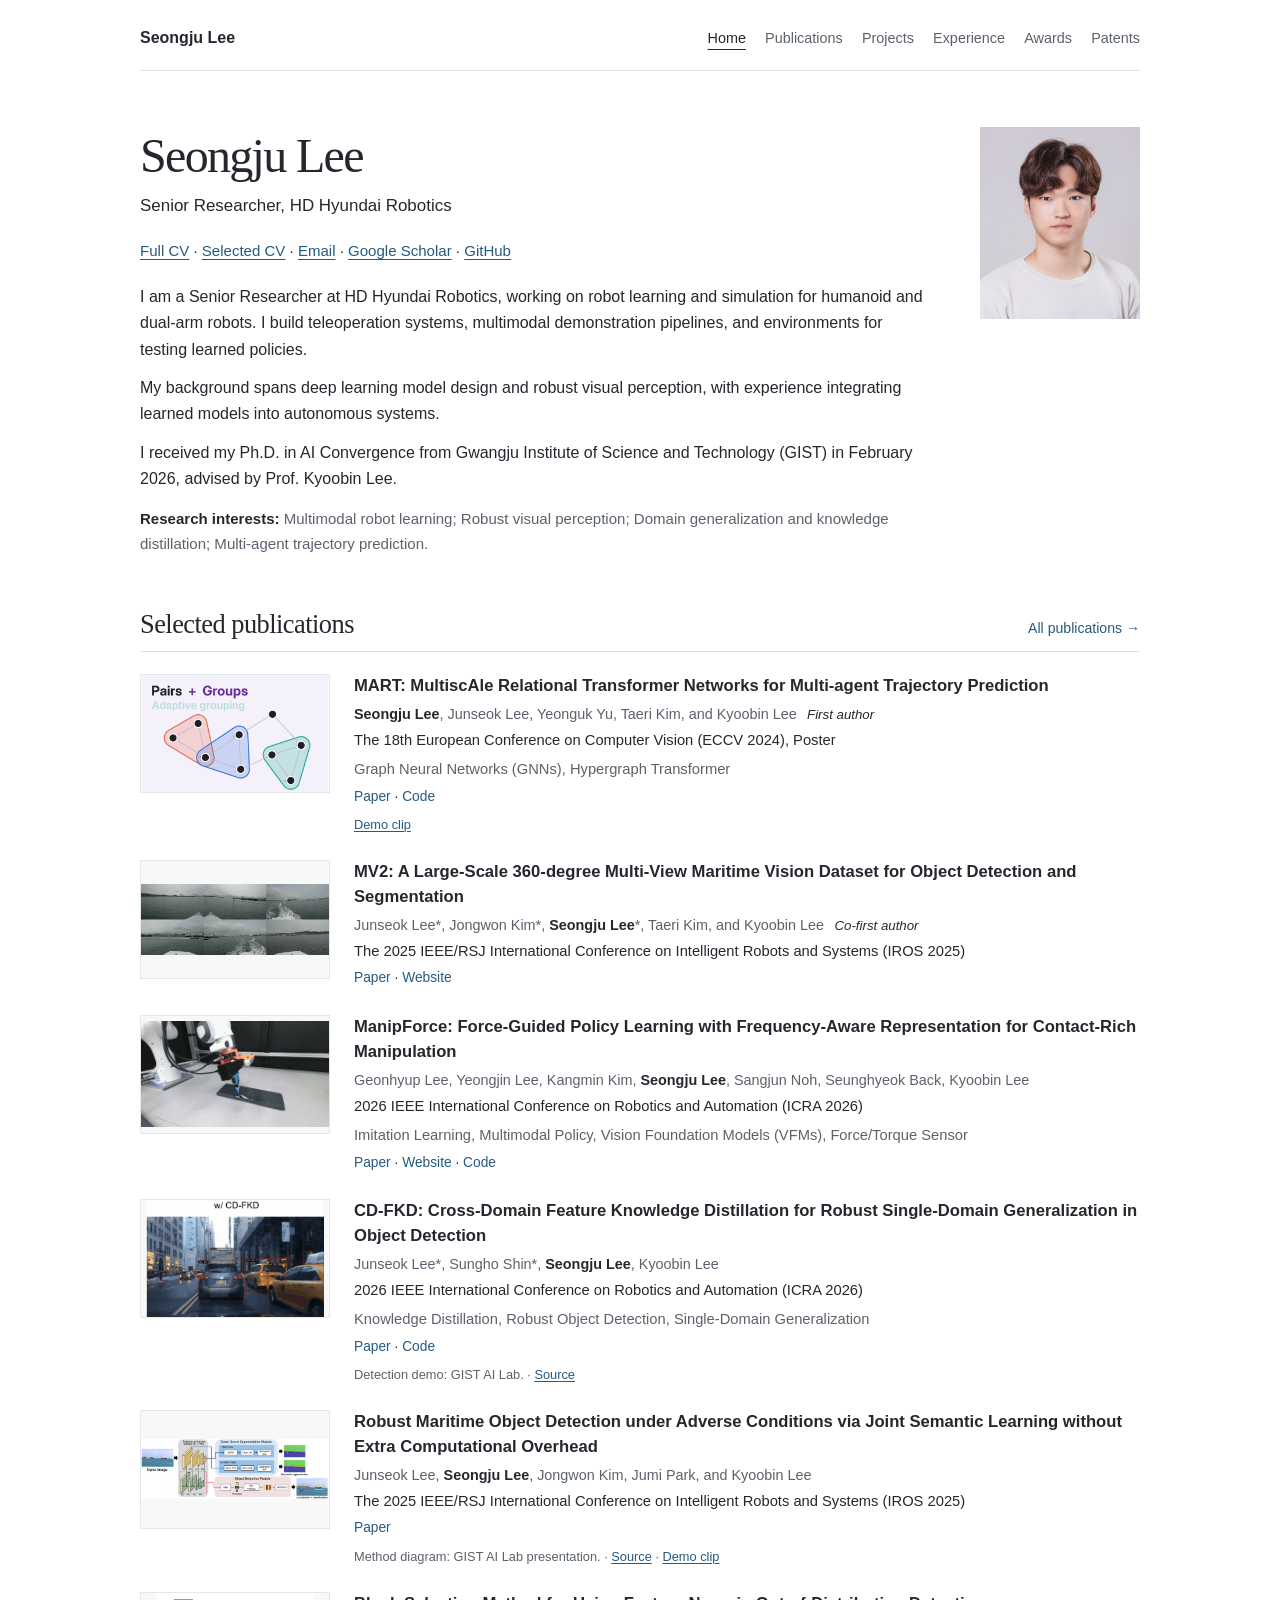
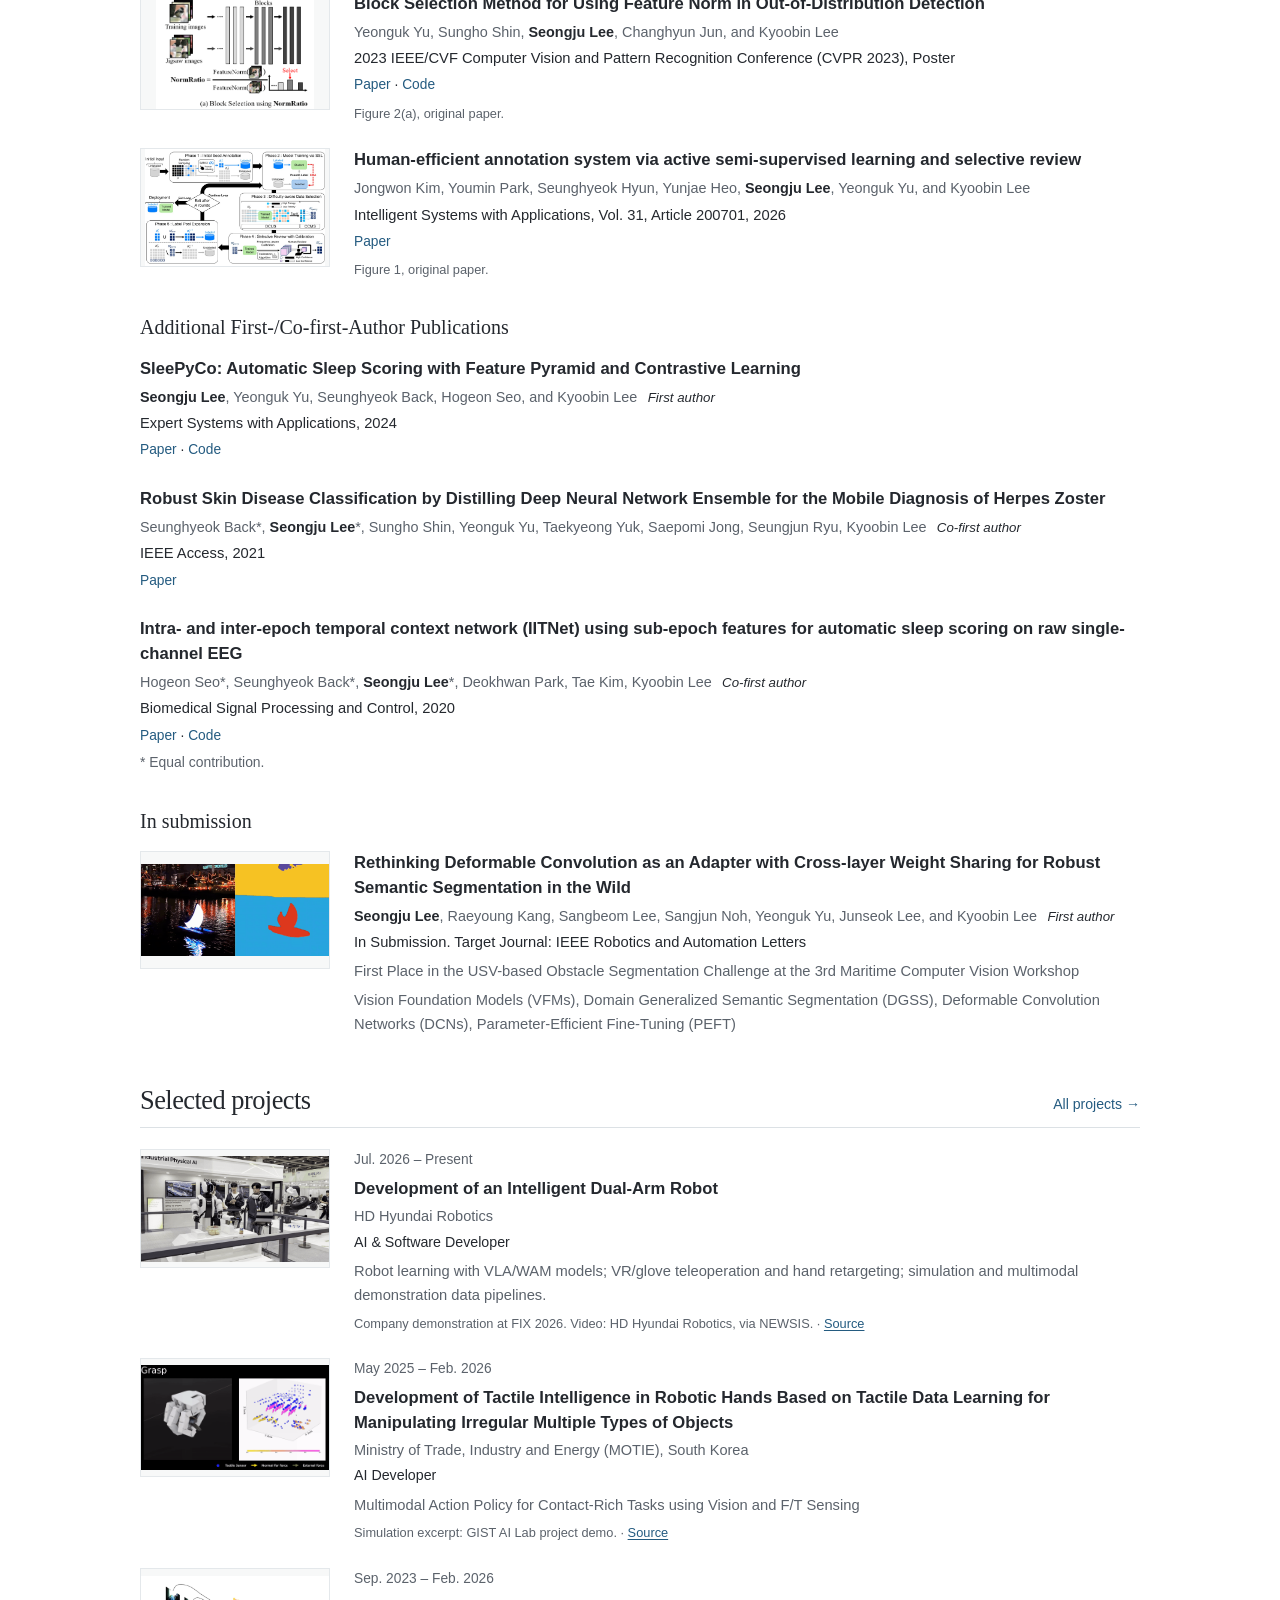
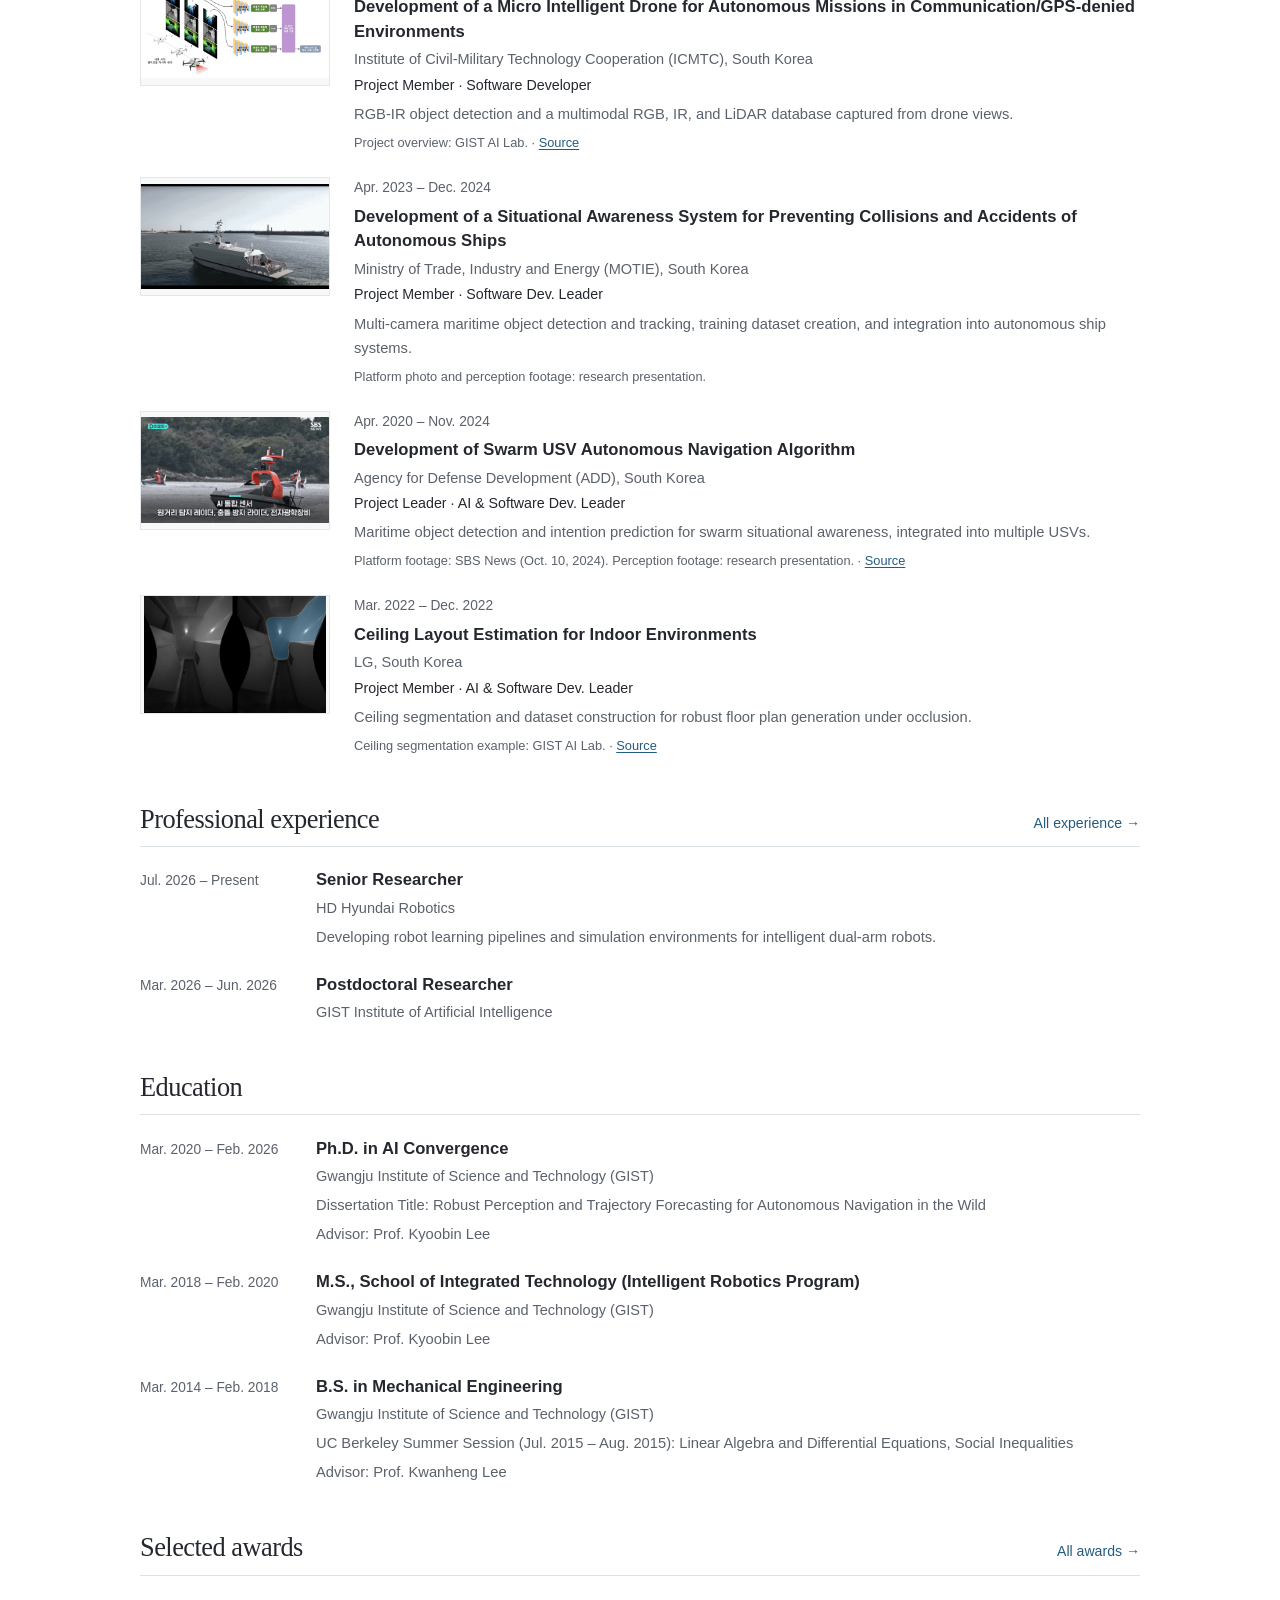
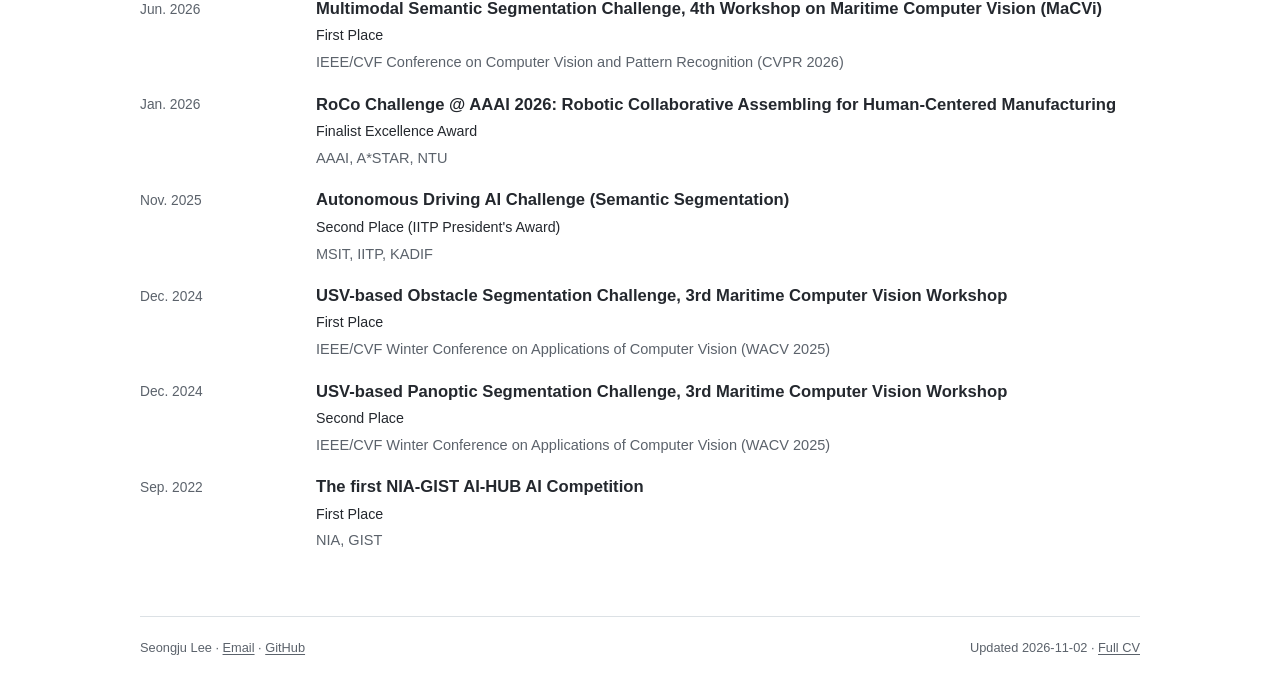
<file: index.html>
<!DOCTYPE html>
<!-- Generated by scripts/build.py from src/data/profile.json. -->
<html lang="en">
<head>
  <meta charset="utf-8">
  <meta name="viewport" content="width=device-width, initial-scale=1">
  <title>Seongju Lee — Robotics &amp; Perception</title>
  <meta name="description" content="Seongju Lee, Senior Researcher at HD Hyundai Robotics. Robot learning and simulation, deep learning model design, and robust perception for autonomous systems.">
  <link rel="canonical" href="https://seongjulee.github.io/">
  <meta property="og:type" content="website">
  <meta property="og:title" content="Seongju Lee — Robotics &amp; Perception">
  <meta property="og:description" content="Seongju Lee, Senior Researcher at HD Hyundai Robotics. Robot learning and simulation, deep learning model design, and robust perception for autonomous systems.">
  <meta property="og:url" content="https://seongjulee.github.io/">
  <meta property="og:image" content="https://seongjulee.github.io/assets/images/profile/seongju_lee.jpg">
  <meta property="og:image:alt" content="Portrait of Seongju Lee">
  <meta name="theme-color" content="#ffffff">
  <link rel="icon" type="image/svg+xml" href="assets/favicon.svg">
  <link rel="stylesheet" href="assets/css/site.css?v=45b5c6b2418b">
</head>
<body>
  <a class="skip-link" href="#main">Skip to content</a>
  <header class="site-header wrapper">
    <a class="site-name" href="./">Seongju Lee</a>
    <nav class="site-nav" aria-label="Main navigation">
      <a href="./" aria-current="page">Home</a> <a href="src/pages/publications.html">Publications</a> <a href="src/pages/projects.html">Projects</a> <a href="src/pages/experiences.html">Experience</a> <a href="src/pages/awards.html">Awards</a> <a href="src/pages/patents.html">Patents</a>
    </nav>
  </header>
  <main class="wrapper" id="main" tabindex="-1">
    <section class="profile" aria-labelledby="profile-name">
  <div class="profile-text">
    <h1 id="profile-name">Seongju Lee</h1>
    <p class="profile-affiliation">Senior Researcher, HD Hyundai Robotics</p>
    <p class="profile-links"><a href="assets/docs/Seongju_Lee_CV_Full.pdf?v=d81b7ac2f273">Full CV</a> · <a href="assets/docs/Seongju_Lee_CV_Robotics_Perception.pdf?v=21fd342706ad">Selected CV</a> · <a href="mailto:sungjulee96@gmail.com">Email</a> · <a href="https://scholar.google.com/citations?user=Q0LR04AAAAAJ">Google Scholar</a> · <a href="https://github.com/SeongjuLee">GitHub</a></p>
    <div class="bio"><p>I am a Senior Researcher at HD Hyundai Robotics, working on robot learning and simulation for humanoid and dual-arm robots. I build teleoperation systems, multimodal demonstration pipelines, and environments for testing learned policies.</p>
<p>My background spans deep learning model design and robust visual perception, with experience integrating learned models into autonomous systems.</p>
<p>I received my Ph.D. in AI Convergence from Gwangju Institute of Science and Technology (GIST) in February 2026, advised by Prof. Kyoobin Lee.</p></div>
    <p class="research-interests"><strong>Research interests:</strong> Multimodal robot learning; Robust visual perception; Domain generalization and knowledge distillation; Multi-agent trajectory prediction.</p>
  </div>
  <img class="portrait" src="assets/images/profile/seongju_lee.jpg" alt="Seongju Lee" width="160" height="192" fetchpriority="high">
</section><section class="content-section" aria-labelledby="publications-heading" id="publications">
  <div class="section-heading">
    <h2 id="publications-heading">Selected publications</h2>
    <a href="src/pages/publications.html" class="section-more">All publications →</a>
  </div>
  <ol class="publication-list">
<li class="publication" id="cvpubMart">
  <article class="research-row">
    <a class="research-media" href="assets/media/research/mart-eccv2024-thumbnail-content.gif" aria-label="Open original preview: MART animation showing pair-wise relations, adaptive groups, and basketball trajectory prediction.">
      <picture>
        <source media="(prefers-reduced-motion: reduce)" srcset="assets/media/research/mart-eccv2024-thumbnail-content-poster.png">
        <img src="assets/media/research/mart-eccv2024-thumbnail-content.gif" alt="MART animation showing pair-wise relations, adaptive groups, and basketball trajectory prediction." loading="lazy" decoding="async" width="320" height="200">
      </picture>
    </a>
    <div class="research-copy">
    <h3>MART: MultiscAle Relational Transformer Networks for Multi-agent Trajectory Prediction</h3>
    <p class="authors"><strong>Seongju Lee</strong>, Junseok Lee, Yeonguk Yu, Taeri Kim, and Kyoobin Lee<span class="author-role">First author</span></p>
    <p class="venue">The 18th European Conference on Computer Vision (ECCV 2024), Poster</p>

    <p class="item-summary">Graph Neural Networks (GNNs), Hypergraph Transformer</p>
    <p class="item-links"><a href="https://link.springer.com/chapter/10.1007/978-3-031-72848-8_6">Paper</a> · <a href="https://github.com/gist-ailab/MART">Code</a></p>
    <p class="media-credit"><a href="assets/media/research/mart-eccv2024-teaser.mp4">Demo clip</a></p>

    </div>
  </article>
</li>
<li class="publication" id="cvpubMultiViewMaritime">
  <article class="research-row">
    <a class="research-media" href="assets/media/research/mv2-multiview.gif" aria-label="Open original preview: Six camera-view examples from the MV2 maritime dataset.">
      <picture>
        <source media="(prefers-reduced-motion: reduce)" srcset="assets/media/research/mv2-multiview-poster.jpg">
        <img src="assets/media/research/mv2-multiview.gif" alt="Six camera-view examples from the MV2 maritime dataset." loading="lazy" decoding="async" width="320" height="200">
      </picture>
    </a>
    <div class="research-copy">
    <h3>MV2: A Large-Scale 360-degree Multi-View Maritime Vision Dataset for Object Detection and Segmentation</h3>
    <p class="authors">Junseok Lee*, Jongwon Kim*, <strong>Seongju Lee</strong>*, Taeri Kim, and Kyoobin Lee<span class="author-role">Co-first author</span></p>
    <p class="venue">The 2025 IEEE/RSJ International Conference on Intelligent Robots and Systems (IROS 2025)</p>


    <p class="item-links"><a href="https://ieeexplore.ieee.org/stamp/stamp.jsp?tp=&amp;arnumber=11247587">Paper</a> · <a href="https://sites.google.com/view/multi-view-maritime-vision">Website</a></p>


    </div>
  </article>
</li>
<li class="publication" id="cvpubManipForce">
  <article class="research-row">
    <a class="research-media" href="assets/media/research/manipforce-battery.gif" aria-label="Open original preview: Battery insertion demonstration with ManipForce.">
      <picture>
        <source media="(prefers-reduced-motion: reduce)" srcset="assets/media/research/manipforce-battery-poster.jpg">
        <img src="assets/media/research/manipforce-battery.gif" alt="Battery insertion demonstration with ManipForce." loading="lazy" decoding="async" width="320" height="200">
      </picture>
    </a>
    <div class="research-copy">
    <h3>ManipForce: Force-Guided Policy Learning with Frequency-Aware Representation for Contact-Rich Manipulation</h3>
    <p class="authors">Geonhyup Lee, Yeongjin Lee, Kangmin Kim, <strong>Seongju Lee</strong>, Sangjun Noh, Seunghyeok Back, Kyoobin Lee</p>
    <p class="venue">2026 IEEE International Conference on Robotics and Automation (ICRA 2026)</p>

    <p class="item-summary">Imitation Learning, Multimodal Policy, Vision Foundation Models (VFMs), Force/Torque Sensor</p>
    <p class="item-links"><a href="https://arxiv.org/pdf/2509.19047">Paper</a> · <a href="https://sites.google.com/view/manipforce/">Website</a> · <a href="https://github.com/gist-ailab/ManipForce">Code</a></p>


    </div>
  </article>
</li>
<li class="publication" id="cvpubCrossDomainDistillation">
  <article class="research-row">
    <a class="research-media" href="assets/media/research/cd-fkd-demo.gif" aria-label="Open original preview: Daytime and nighttime object detections from the official CD-FKD demonstration.">
      <picture>
        <source media="(prefers-reduced-motion: reduce)" srcset="assets/media/research/cd-fkd-demo-poster.jpg">
        <img src="assets/media/research/cd-fkd-demo.gif" alt="Daytime and nighttime object detections from the official CD-FKD demonstration." loading="lazy" decoding="async" width="320" height="200">
      </picture>
    </a>
    <div class="research-copy">
    <h3>CD-FKD: Cross-Domain Feature Knowledge Distillation for Robust Single-Domain Generalization in Object Detection</h3>
    <p class="authors">Junseok Lee*, Sungho Shin*, <strong>Seongju Lee</strong>, Kyoobin Lee</p>
    <p class="venue">2026 IEEE International Conference on Robotics and Automation (ICRA 2026)</p>

    <p class="item-summary">Knowledge Distillation, Robust Object Detection, Single-Domain Generalization</p>
    <p class="item-links"><a href="https://arxiv.org/pdf/2603.16439">Paper</a> · <a href="https://github.com/gist-ailab/CD-FKD">Code</a></p>
    <p class="media-credit">Detection demo: GIST AI Lab. · <a href="https://www.youtube.com/watch?v=3VRU82IuZ4g">Source</a></p>

    </div>
  </article>
</li>
<li class="publication" id="cvpubRobustMaritimeDetection">
  <article class="research-row">
    <a class="research-media" href="assets/media/research/robust-maritime-method.png" aria-label="Open original preview: Joint semantic learning architecture with shared features for maritime object detection and auxiliary scene segmentation.">
      <picture>

        <img src="assets/media/research/robust-maritime-method.png" alt="Joint semantic learning architecture with shared features for maritime object detection and auxiliary scene segmentation." loading="lazy" decoding="async" width="320" height="200">
      </picture>
    </a>
    <div class="research-copy">
    <h3>Robust Maritime Object Detection under Adverse Conditions via Joint Semantic Learning without Extra Computational Overhead</h3>
    <p class="authors">Junseok Lee, <strong>Seongju Lee</strong>, Jongwon Kim, Jumi Park, and Kyoobin Lee</p>
    <p class="venue">The 2025 IEEE/RSJ International Conference on Intelligent Robots and Systems (IROS 2025)</p>


    <p class="item-links"><a href="https://ieeexplore.ieee.org/stamp/stamp.jsp?tp=&amp;arnumber=11246177">Paper</a></p>
    <p class="media-credit">Method diagram: GIST AI Lab presentation. · <a href="https://www.youtube.com/watch?v=nJdHN2xWhJM">Source</a> · <a href="assets/media/research/robust-maritime-demo.gif">Demo clip</a></p>

    </div>
  </article>
</li>
<li class="publication" id="cvpubBlockSelection">
  <article class="research-row">
    <a class="research-media" href="assets/media/research/block-selection-figure2a.png" aria-label="Open original preview: Block selection using NormRatio, comparing feature norms for training images and jigsaw images.">
      <picture>

        <img src="assets/media/research/block-selection-figure2a.png" alt="Block selection using NormRatio, comparing feature norms for training images and jigsaw images." loading="lazy" decoding="async" width="320" height="200">
      </picture>
    </a>
    <div class="research-copy">
    <h3>Block Selection Method for Using Feature Norm in Out-of-Distribution Detection</h3>
    <p class="authors">Yeonguk Yu, Sungho Shin, <strong>Seongju Lee</strong>, Changhyun Jun, and Kyoobin Lee</p>
    <p class="venue">2023 IEEE/CVF Computer Vision and Pattern Recognition Conference (CVPR 2023), Poster</p>


    <p class="item-links"><a href="https://openaccess.thecvf.com/content/CVPR2023/html/Yu_Block_Selection_Method_for_Using_Feature_Norm_in_Out-of-Distribution_Detection_CVPR_2023_paper.html">Paper</a> · <a href="https://github.com/gist-ailab/block-selection-for-OOD-detection">Code</a></p>
    <p class="media-credit">Figure 2(a), original paper.</p>

    </div>
  </article>
</li>
<li class="publication" id="cvpubActiveAnnotation">
  <article class="research-row">
    <a class="research-media" href="assets/media/research/active-annotation-figure1.jpg" aria-label="Open original preview: Five-stage workflow for active semi-supervised annotation, calibrated human review, and label-pool expansion.">
      <picture>

        <img src="assets/media/research/active-annotation-figure1.jpg" alt="Five-stage workflow for active semi-supervised annotation, calibrated human review, and label-pool expansion." loading="lazy" decoding="async" width="320" height="200">
      </picture>
    </a>
    <div class="research-copy">
    <h3>Human-efficient annotation system via active semi-supervised learning and selective review</h3>
    <p class="authors">Jongwon Kim, Youmin Park, Seunghyeok Hyun, Yunjae Heo, <strong>Seongju Lee</strong>, Yeonguk Yu, and Kyoobin Lee</p>
    <p class="venue">Intelligent Systems with Applications, Vol. 31, Article 200701, 2026</p>


    <p class="item-links"><a href="https://doi.org/10.1016/j.iswa.2026.200701">Paper</a></p>
    <p class="media-credit">Figure 1, original paper.</p>

    </div>
  </article>
</li>
</ol><h3 class="subsection-heading" id="additional-publications-heading">Additional First-/Co-first-Author Publications</h3>
<ol class="publication-list">
<li class="publication" id="cvpubSleepyCo">
  <article>

    <div class="research-copy">
    <h3>SleePyCo: Automatic Sleep Scoring with Feature Pyramid and Contrastive Learning</h3>
    <p class="authors"><strong>Seongju Lee</strong>, Yeonguk Yu, Seunghyeok Back, Hogeon Seo, and Kyoobin Lee<span class="author-role">First author</span></p>
    <p class="venue">Expert Systems with Applications, 2024</p>


    <p class="item-links"><a href="https://www.sciencedirect.com/science/article/pii/S0957417423030531">Paper</a> · <a href="https://github.com/gist-ailab/SleePyCo">Code</a></p>


    </div>
  </article>
</li>
<li class="publication" id="cvpubSkinDistillation">
  <article>

    <div class="research-copy">
    <h3>Robust Skin Disease Classification by Distilling Deep Neural Network Ensemble for the Mobile Diagnosis of Herpes Zoster</h3>
    <p class="authors">Seunghyeok Back*, <strong>Seongju Lee</strong>*, Sungho Shin, Yeonguk Yu, Taekyeong Yuk, Saepomi Jong, Seungjun Ryu, Kyoobin Lee<span class="author-role">Co-first author</span></p>
    <p class="venue">IEEE Access, 2021</p>


    <p class="item-links"><a href="https://ieeexplore.ieee.org/abstract/document/9335582">Paper</a></p>


    </div>
  </article>
</li>
<li class="publication" id="cvpubIitnet">
  <article>

    <div class="research-copy">
    <h3>Intra- and inter-epoch temporal context network (IITNet) using sub-epoch features for automatic sleep scoring on raw single-channel EEG</h3>
    <p class="authors">Hogeon Seo*, Seunghyeok Back*, <strong>Seongju Lee</strong>*, Deokhwan Park, Tae Kim, Kyoobin Lee<span class="author-role">Co-first author</span></p>
    <p class="venue">Biomedical Signal Processing and Control, 2020</p>


    <p class="item-links"><a href="https://www.sciencedirect.com/science/article/pii/S1746809420301932">Paper</a> · <a href="https://github.com/gist-ailab/IITNet-official">Code</a></p>


    </div>
  </article>
</li>
</ol><p class="section-note">* Equal contribution.</p><h3 class="subsection-heading">In submission</h3>
<ol class="publication-list">
<li class="publication" id="cvpubRobustSegmentationSubmission">
  <article class="research-row">
    <a class="research-media" href="assets/media/research/dgss-night.gif" aria-label="Open original preview: Nighttime maritime input alongside semantic segmentation output.">
      <picture>
        <source media="(prefers-reduced-motion: reduce)" srcset="assets/media/research/dgss-night-poster.jpg">
        <img src="assets/media/research/dgss-night.gif" alt="Nighttime maritime input alongside semantic segmentation output." loading="lazy" decoding="async" width="320" height="200">
      </picture>
    </a>
    <div class="research-copy">
    <h3>Rethinking Deformable Convolution as an Adapter with Cross-layer Weight Sharing for Robust Semantic Segmentation in the Wild</h3>
    <p class="authors"><strong>Seongju Lee</strong>, Raeyoung Kang, Sangbeom Lee, Sangjun Noh, Yeonguk Yu, Junseok Lee, and Kyoobin Lee<span class="author-role">First author</span></p>
    <p class="venue">In Submission. Target Journal: IEEE Robotics and Automation Letters</p>
    <p class="item-summary">First Place in the USV-based Obstacle Segmentation Challenge at the 3rd Maritime Computer Vision Workshop</p>
    <p class="item-summary">Vision Foundation Models (VFMs), Domain Generalized Semantic Segmentation (DGSS), Deformable Convolution Networks (DCNs), Parameter-Efficient Fine-Tuning (PEFT)</p>



    </div>
  </article>
</li>
</ol>
</section><section class="content-section" aria-labelledby="projects-heading" id="projects">
  <div class="section-heading">
    <h2 id="projects-heading">Selected projects</h2>
    <a href="src/pages/projects.html" class="section-more">All projects →</a>
  </div>
  <ul class="dated-list projects-list">
<li class="dated-item project-with-media" id="cvprojectDualArm">
  <article class="research-row">
    <a class="research-media" href="assets/media/research/hd-dual-arm-fix2026.gif" aria-label="Open original preview: HD Hyundai Robotics dual-arm robot company demonstration at FIX 2026.">
      <picture>
        <source media="(prefers-reduced-motion: reduce)" srcset="assets/media/research/hd-dual-arm-fix2026-poster.jpg">
        <img src="assets/media/research/hd-dual-arm-fix2026.gif" alt="HD Hyundai Robotics dual-arm robot company demonstration at FIX 2026." loading="lazy" decoding="async" width="320" height="200">
      </picture>
    </a>
    <div class="research-copy">
      <p class="item-date">Jul. 2026 – Present</p>

    <h3>Development of an Intelligent Dual-Arm Robot</h3>
    <p class="organization">HD Hyundai Robotics</p>
    <p class="item-role">AI &amp; Software Developer</p>
    <p class="item-summary">Robot learning with VLA/WAM models; VR/glove teleoperation and hand retargeting; simulation and multimodal demonstration data pipelines.</p>

    <p class="media-credit">Company demonstration at FIX 2026. Video: HD Hyundai Robotics, via NEWSIS. · <a href="https://nwww.newsis.com/view/NISX20261021_0003835579">Source</a></p>
    </div>
  </article>
</li>
<li class="dated-item project-with-media" id="cvprojectTactile">
  <article class="research-row">
    <a class="research-media" href="assets/media/research/tactile-project-simulation.gif" aria-label="Open original preview: Simulated robotic-hand grasping and tactile contact-force visualization from the official GIST AI Lab project demonstration.">
      <picture>
        <source media="(prefers-reduced-motion: reduce)" srcset="assets/media/research/tactile-project-simulation-poster.jpg">
        <img src="assets/media/research/tactile-project-simulation.gif" alt="Simulated robotic-hand grasping and tactile contact-force visualization from the official GIST AI Lab project demonstration." loading="lazy" decoding="async" width="320" height="200">
      </picture>
    </a>
    <div class="research-copy">
      <p class="item-date">May 2025 – Feb. 2026</p>

    <h3>Development of Tactile Intelligence in Robotic Hands Based on Tactile Data Learning for Manipulating Irregular Multiple Types of Objects</h3>
    <p class="organization">Ministry of Trade, Industry and Energy (MOTIE), South Korea</p>
    <p class="item-role">AI Developer</p>
    <p class="item-summary">Multimodal Action Policy for Contact-Rich Tasks using Vision and F/T Sensing</p>

    <p class="media-credit">Simulation excerpt: GIST AI Lab project demo. · <a href="https://www.youtube.com/watch?v=ACXip1F-Fh0">Source</a></p>
    </div>
  </article>
</li>
<li class="dated-item project-with-media" id="cvprojectDrone">
  <article class="research-row">
    <a class="research-media" href="assets/media/research/drone-multimodal-overview.png" aria-label="Open original preview: Official project overview of drone-view RGB, infrared, and LiDAR data for multi-view object recognition.">
      <picture>

        <img src="assets/media/research/drone-multimodal-overview.png" alt="Official project overview of drone-view RGB, infrared, and LiDAR data for multi-view object recognition." loading="lazy" decoding="async" width="320" height="200">
      </picture>
    </a>
    <div class="research-copy">
      <p class="item-date">Sep. 2023 – Feb. 2026</p>

    <h3>Development of a Micro Intelligent Drone for Autonomous Missions in Communication/GPS-denied Environments</h3>
    <p class="organization">Institute of Civil-Military Technology Cooperation (ICMTC), South Korea</p>
    <p class="item-role">Project Member · Software Developer</p>
    <p class="item-summary">RGB-IR object detection and a multimodal RGB, IR, and LiDAR database captured from drone views.</p>

    <p class="media-credit">Project overview: GIST AI Lab. · <a href="https://sites.google.com/view/gistailab/project/%EB%93%9C%EB%A1%A0">Source</a></p>
    </div>
  </article>
</li>
<li class="dated-item project-with-media" id="cvprojectMaritime">
  <article class="research-row">
    <a class="research-media" href="assets/media/research/maritime-platform-perception.gif" aria-label="Open original preview: Edited sequence of the autonomous-ship platform, daytime object detection, and detection in rainy conditions.">
      <picture>
        <source media="(prefers-reduced-motion: reduce)" srcset="assets/media/research/maritime-platform-perception-poster.jpg">
        <img src="assets/media/research/maritime-platform-perception.gif" alt="Edited sequence of the autonomous-ship platform, daytime object detection, and detection in rainy conditions." loading="lazy" decoding="async" width="320" height="200">
      </picture>
    </a>
    <div class="research-copy">
      <p class="item-date">Apr. 2023 – Dec. 2024</p>

    <h3>Development of a Situational Awareness System for Preventing Collisions and Accidents of Autonomous Ships</h3>
    <p class="organization">Ministry of Trade, Industry and Energy (MOTIE), South Korea</p>
    <p class="item-role">Project Member · Software Dev. Leader</p>
    <p class="item-summary">Multi-camera maritime object detection and tracking, training dataset creation, and integration into autonomous ship systems.</p>

    <p class="media-credit">Platform photo and perception footage: research presentation.</p>
    </div>
  </article>
</li>
<li class="dated-item project-with-media" id="cvprojectSwarm">
  <article class="research-row">
    <a class="research-media" href="assets/media/research/swarm-platform-perception.gif" aria-label="Open original preview: Edited sequence of USV platform close-ups, real-world object detection, and group navigation.">
      <picture>
        <source media="(prefers-reduced-motion: reduce)" srcset="assets/media/research/swarm-platform-perception-poster.jpg">
        <img src="assets/media/research/swarm-platform-perception.gif" alt="Edited sequence of USV platform close-ups, real-world object detection, and group navigation." loading="lazy" decoding="async" width="320" height="200">
      </picture>
    </a>
    <div class="research-copy">
      <p class="item-date">Apr. 2020 – Nov. 2024</p>

    <h3>Development of Swarm USV Autonomous Navigation Algorithm</h3>
    <p class="organization">Agency for Defense Development (ADD), South Korea</p>
    <p class="item-role">Project Leader · AI &amp; Software Dev. Leader</p>
    <p class="item-summary">Maritime object detection and intention prediction for swarm situational awareness, integrated into multiple USVs.</p>

    <p class="media-credit">Platform footage: SBS News (Oct. 10, 2024). Perception footage: research presentation. · <a href="https://www.youtube.com/watch?v=AyBg_Y-ayZ4">Source</a></p>
    </div>
  </article>
</li>
<li class="dated-item project-with-media" id="cvprojectCeiling">
  <article class="research-row">
    <a class="research-media" href="assets/media/research/ceiling-segmentation-example.jpg" aria-label="Open original preview: Input image and ceiling segmentation mask from the official project example.">
      <picture>

        <img src="assets/media/research/ceiling-segmentation-example.jpg" alt="Input image and ceiling segmentation mask from the official project example." loading="lazy" decoding="async" width="320" height="200">
      </picture>
    </a>
    <div class="research-copy">
      <p class="item-date">Mar. 2022 – Dec. 2022</p>

    <h3>Ceiling Layout Estimation for Indoor Environments</h3>
    <p class="organization">LG, South Korea</p>
    <p class="item-role">Project Member · AI &amp; Software Dev. Leader</p>
    <p class="item-summary">Ceiling segmentation and dataset construction for robust floor plan generation under occlusion.</p>

    <p class="media-credit">Ceiling segmentation example: GIST AI Lab. · <a href="https://sites.google.com/view/gistailab/project/lg">Source</a></p>
    </div>
  </article>
</li>
</ul>
</section><section class="content-section" aria-labelledby="experience-heading" id="experience">
  <div class="section-heading">
    <h2 id="experience-heading">Professional experience</h2>
    <a href="src/pages/experiences.html" class="section-more">All experience →</a>
  </div>
  <ul class="dated-list">
<li class="dated-item">
  <p class="item-date">Jul. 2026 – Present</p>
  <div>
    <h3>Senior Researcher</h3>
    <p class="organization">HD Hyundai Robotics</p>
    <p class="item-summary">Developing robot learning pipelines and simulation environments for intelligent dual-arm robots.</p>
  </div>
</li>
<li class="dated-item">
  <p class="item-date">Mar. 2026 – Jun. 2026</p>
  <div>
    <h3>Postdoctoral Researcher</h3>
    <p class="organization">GIST Institute of Artificial Intelligence</p>

  </div>
</li>
</ul>
</section><section class="content-section" aria-labelledby="education-heading" id="education">
  <div class="section-heading">
    <h2 id="education-heading">Education</h2>

  </div>
  <ul class="dated-list">
<li class="dated-item">
  <p class="item-date">Mar. 2020 – Feb. 2026</p>
  <div>
    <h3>Ph.D. in AI Convergence</h3>
    <p class="organization">Gwangju Institute of Science and Technology (GIST)</p>
    <p class="item-summary">Dissertation Title: Robust Perception and Trajectory Forecasting for Autonomous Navigation in the Wild</p><p class="item-summary">Advisor: Prof. Kyoobin Lee</p>
  </div>
</li>
<li class="dated-item">
  <p class="item-date">Mar. 2018 – Feb. 2020</p>
  <div>
    <h3>M.S., School of Integrated Technology (Intelligent Robotics Program)</h3>
    <p class="organization">Gwangju Institute of Science and Technology (GIST)</p>
    <p class="item-summary">Advisor: Prof. Kyoobin Lee</p>
  </div>
</li>
<li class="dated-item">
  <p class="item-date">Mar. 2014 – Feb. 2018</p>
  <div>
    <h3>B.S. in Mechanical Engineering</h3>
    <p class="organization">Gwangju Institute of Science and Technology (GIST)</p>
    <p class="item-summary">UC Berkeley Summer Session (Jul. 2015 – Aug. 2015): Linear Algebra and Differential Equations, Social Inequalities</p><p class="item-summary">Advisor: Prof. Kwanheng Lee</p>
  </div>
</li>
</ul>
</section><section class="content-section" aria-labelledby="awards-heading" id="awards">
  <div class="section-heading">
    <h2 id="awards-heading">Selected awards</h2>
    <a href="src/pages/awards.html" class="section-more">All awards →</a>
  </div>
  <ul class="dated-list awards-list">
<li class="dated-item">
  <p class="item-date">Jun. 2026</p>
  <div>
    <h3>Multimodal Semantic Segmentation Challenge, 4th Workshop on Maritime Computer Vision (MaCVi)</h3>
    <p class="award-result">First Place</p>
    <p class="organization">IEEE/CVF Conference on Computer Vision and Pattern Recognition (CVPR 2026)</p>
  </div>
</li>
<li class="dated-item">
  <p class="item-date">Jan. 2026</p>
  <div>
    <h3>RoCo Challenge @ AAAI 2026: Robotic Collaborative Assembling for Human-Centered Manufacturing</h3>
    <p class="award-result">Finalist Excellence Award</p>
    <p class="organization">AAAI, A*STAR, NTU</p>
  </div>
</li>
<li class="dated-item">
  <p class="item-date">Nov. 2025</p>
  <div>
    <h3>Autonomous Driving AI Challenge (Semantic Segmentation)</h3>
    <p class="award-result">Second Place (IITP President&#x27;s Award)</p>
    <p class="organization">MSIT, IITP, KADIF</p>
  </div>
</li>
<li class="dated-item">
  <p class="item-date">Dec. 2024</p>
  <div>
    <h3>USV-based Obstacle Segmentation Challenge, 3rd Maritime Computer Vision Workshop</h3>
    <p class="award-result">First Place</p>
    <p class="organization">IEEE/CVF Winter Conference on Applications of Computer Vision (WACV 2025)</p>
  </div>
</li>
<li class="dated-item">
  <p class="item-date">Dec. 2024</p>
  <div>
    <h3>USV-based Panoptic Segmentation Challenge, 3rd Maritime Computer Vision Workshop</h3>
    <p class="award-result">Second Place</p>
    <p class="organization">IEEE/CVF Winter Conference on Applications of Computer Vision (WACV 2025)</p>
  </div>
</li>
<li class="dated-item">
  <p class="item-date">Sep. 2022</p>
  <div>
    <h3>The first NIA-GIST AI-HUB AI Competition</h3>
    <p class="award-result">First Place</p>
    <p class="organization">NIA, GIST</p>
  </div>
</li>
</ul>
</section>
  </main>
  <footer class="site-footer wrapper">
    <p>Seongju Lee · <a href="mailto:sungjulee96@gmail.com">Email</a> · <a href="https://github.com/SeongjuLee">GitHub</a></p>
    <p>Updated <time datetime="2026-11-02">2026-11-02</time> · <a href="assets/docs/Seongju_Lee_CV_Full.pdf?v=d81b7ac2f273">Full CV</a></p>
  </footer>
</body>
</html>
</file>
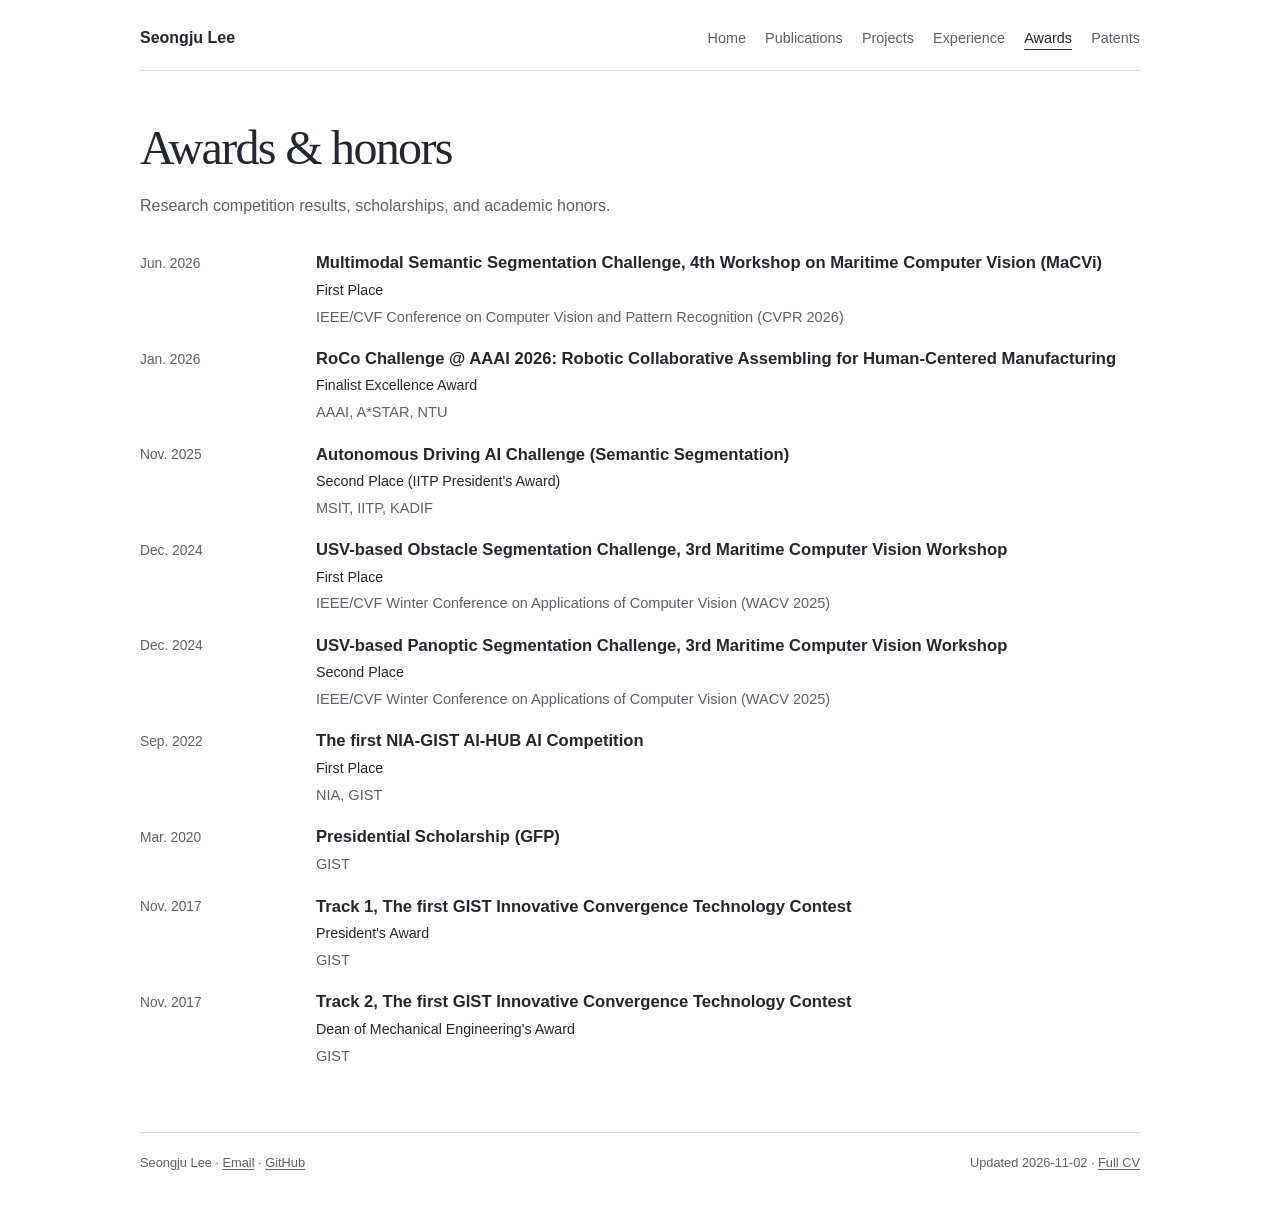
<file: src/pages/awards.html>
<!DOCTYPE html>
<!-- Generated by scripts/build.py from src/data/profile.json. -->
<html lang="en">
<head>
  <meta charset="utf-8">
  <meta name="viewport" content="width=device-width, initial-scale=1">
  <title>Awards | Seongju Lee</title>
  <meta name="description" content="Awards and honors received by Seongju Lee.">
  <link rel="canonical" href="https://seongjulee.github.io/src/pages/awards.html">
  <meta property="og:type" content="website">
  <meta property="og:title" content="Awards | Seongju Lee">
  <meta property="og:description" content="Awards and honors received by Seongju Lee.">
  <meta property="og:url" content="https://seongjulee.github.io/src/pages/awards.html">
  <meta property="og:image" content="https://seongjulee.github.io/assets/images/profile/seongju_lee.jpg">
  <meta property="og:image:alt" content="Portrait of Seongju Lee">
  <meta name="theme-color" content="#ffffff">
  <link rel="icon" type="image/svg+xml" href="../../assets/favicon.svg">
  <link rel="stylesheet" href="../../assets/css/site.css?v=45b5c6b2418b">
</head>
<body>
  <a class="skip-link" href="#main">Skip to content</a>
  <header class="site-header wrapper">
    <a class="site-name" href="../../">Seongju Lee</a>
    <nav class="site-nav" aria-label="Main navigation">
      <a href="../../">Home</a> <a href="../../src/pages/publications.html">Publications</a> <a href="../../src/pages/projects.html">Projects</a> <a href="../../src/pages/experiences.html">Experience</a> <a href="../../src/pages/awards.html" aria-current="page">Awards</a> <a href="../../src/pages/patents.html">Patents</a>
    </nav>
  </header>
  <main class="wrapper" id="main" tabindex="-1">
    <header class="page-heading">
  <h1>Awards &amp; honors</h1>
  <p>Research competition results, scholarships, and academic honors.</p>

</header><ul class="dated-list awards-list">
<li class="dated-item">
  <p class="item-date">Jun. 2026</p>
  <div>
    <h2>Multimodal Semantic Segmentation Challenge, 4th Workshop on Maritime Computer Vision (MaCVi)</h2>
    <p class="award-result">First Place</p>
    <p class="organization">IEEE/CVF Conference on Computer Vision and Pattern Recognition (CVPR 2026)</p>
  </div>
</li>
<li class="dated-item">
  <p class="item-date">Jan. 2026</p>
  <div>
    <h2>RoCo Challenge @ AAAI 2026: Robotic Collaborative Assembling for Human-Centered Manufacturing</h2>
    <p class="award-result">Finalist Excellence Award</p>
    <p class="organization">AAAI, A*STAR, NTU</p>
  </div>
</li>
<li class="dated-item">
  <p class="item-date">Nov. 2025</p>
  <div>
    <h2>Autonomous Driving AI Challenge (Semantic Segmentation)</h2>
    <p class="award-result">Second Place (IITP President&#x27;s Award)</p>
    <p class="organization">MSIT, IITP, KADIF</p>
  </div>
</li>
<li class="dated-item">
  <p class="item-date">Dec. 2024</p>
  <div>
    <h2>USV-based Obstacle Segmentation Challenge, 3rd Maritime Computer Vision Workshop</h2>
    <p class="award-result">First Place</p>
    <p class="organization">IEEE/CVF Winter Conference on Applications of Computer Vision (WACV 2025)</p>
  </div>
</li>
<li class="dated-item">
  <p class="item-date">Dec. 2024</p>
  <div>
    <h2>USV-based Panoptic Segmentation Challenge, 3rd Maritime Computer Vision Workshop</h2>
    <p class="award-result">Second Place</p>
    <p class="organization">IEEE/CVF Winter Conference on Applications of Computer Vision (WACV 2025)</p>
  </div>
</li>
<li class="dated-item">
  <p class="item-date">Sep. 2022</p>
  <div>
    <h2>The first NIA-GIST AI-HUB AI Competition</h2>
    <p class="award-result">First Place</p>
    <p class="organization">NIA, GIST</p>
  </div>
</li>
<li class="dated-item">
  <p class="item-date">Mar. 2020</p>
  <div>
    <h2>Presidential Scholarship (GFP)</h2>
    <p class="award-result"></p>
    <p class="organization">GIST</p>
  </div>
</li>
<li class="dated-item">
  <p class="item-date">Nov. 2017</p>
  <div>
    <h2>Track 1, The first GIST Innovative Convergence Technology Contest</h2>
    <p class="award-result">President&#x27;s Award</p>
    <p class="organization">GIST</p>
  </div>
</li>
<li class="dated-item">
  <p class="item-date">Nov. 2017</p>
  <div>
    <h2>Track 2, The first GIST Innovative Convergence Technology Contest</h2>
    <p class="award-result">Dean of Mechanical Engineering&#x27;s Award</p>
    <p class="organization">GIST</p>
  </div>
</li>
</ul>
  </main>
  <footer class="site-footer wrapper">
    <p>Seongju Lee · <a href="mailto:sungjulee96@gmail.com">Email</a> · <a href="https://github.com/SeongjuLee">GitHub</a></p>
    <p>Updated <time datetime="2026-11-02">2026-11-02</time> · <a href="../../assets/docs/Seongju_Lee_CV_Full.pdf?v=d81b7ac2f273">Full CV</a></p>
  </footer>
</body>
</html>
</file>
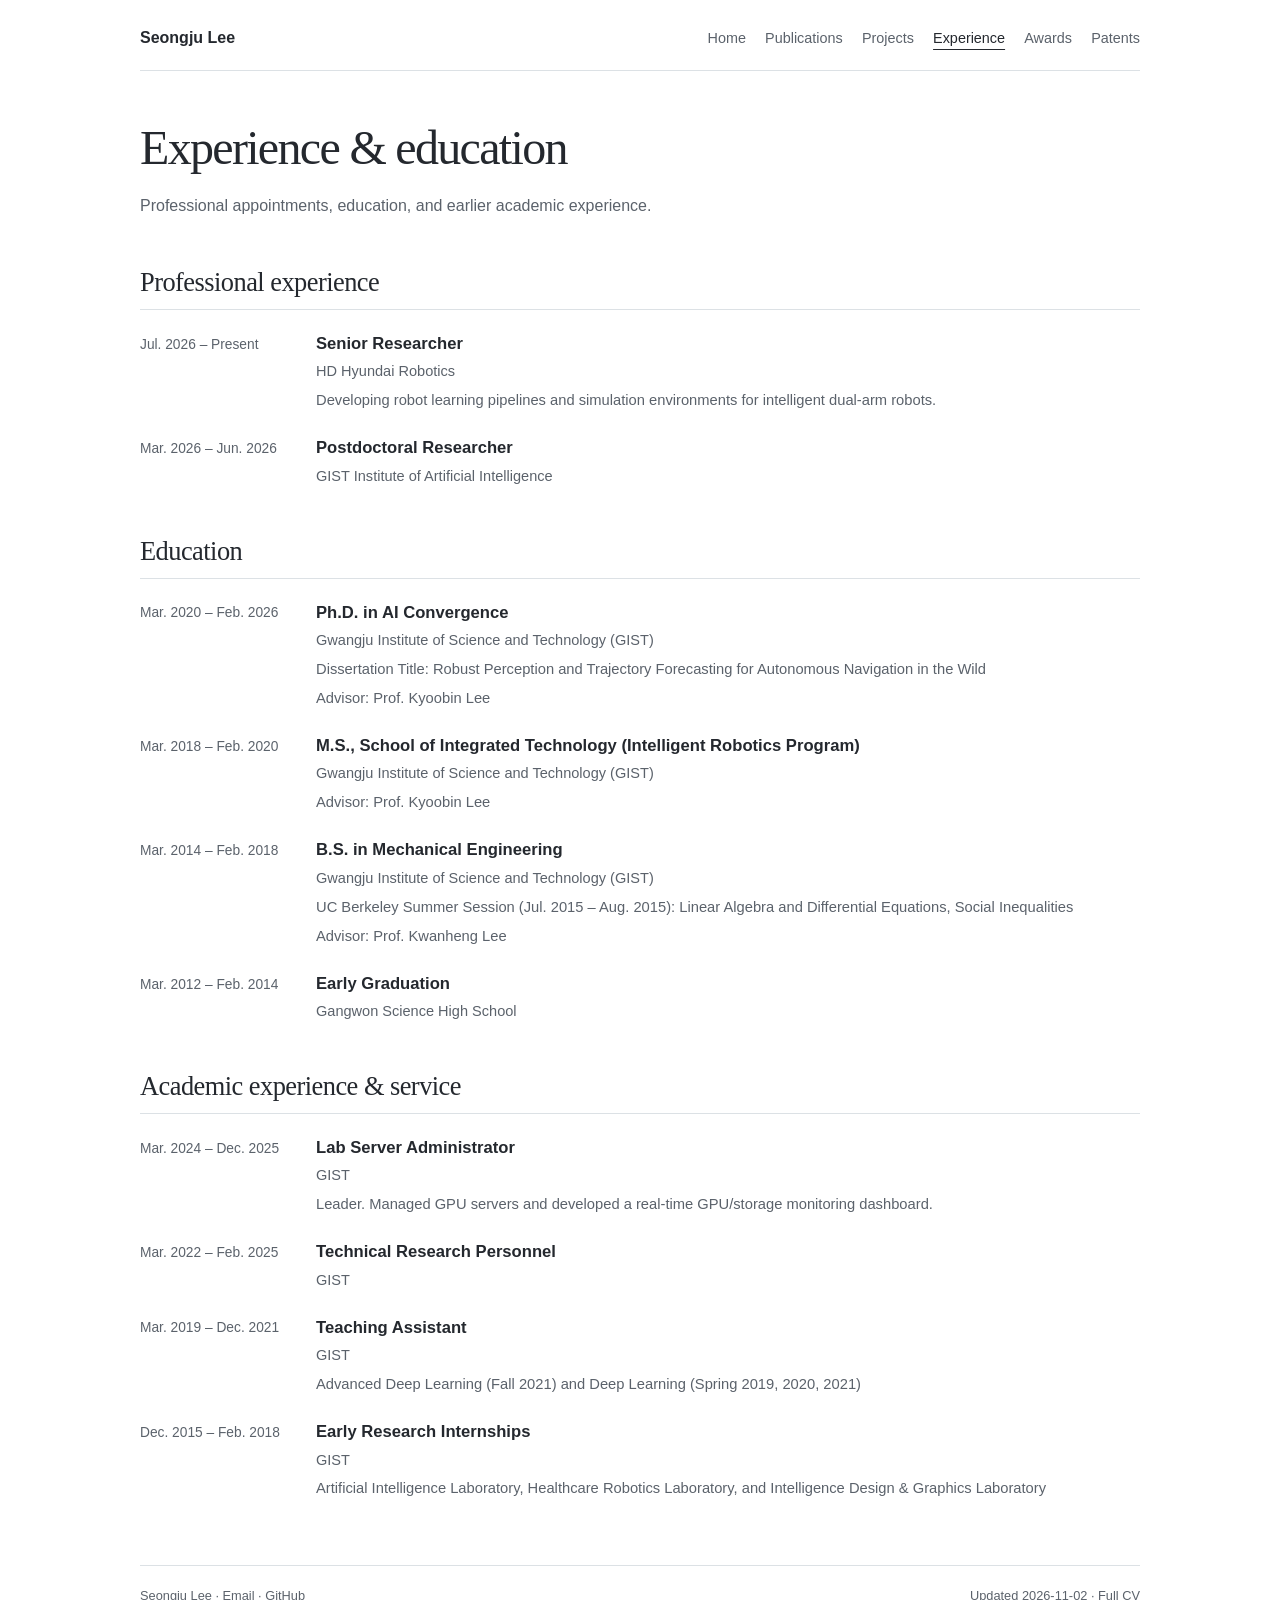
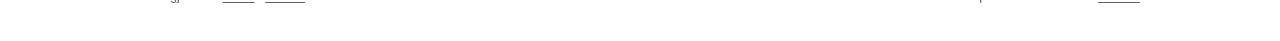
<file: src/pages/experiences.html>
<!DOCTYPE html>
<!-- Generated by scripts/build.py from src/data/profile.json. -->
<html lang="en">
<head>
  <meta charset="utf-8">
  <meta name="viewport" content="width=device-width, initial-scale=1">
  <title>Experience | Seongju Lee</title>
  <meta name="description" content="Professional experience, education, and academic service of Seongju Lee.">
  <link rel="canonical" href="https://seongjulee.github.io/src/pages/experiences.html">
  <meta property="og:type" content="website">
  <meta property="og:title" content="Experience | Seongju Lee">
  <meta property="og:description" content="Professional experience, education, and academic service of Seongju Lee.">
  <meta property="og:url" content="https://seongjulee.github.io/src/pages/experiences.html">
  <meta property="og:image" content="https://seongjulee.github.io/assets/images/profile/seongju_lee.jpg">
  <meta property="og:image:alt" content="Portrait of Seongju Lee">
  <meta name="theme-color" content="#ffffff">
  <link rel="icon" type="image/svg+xml" href="../../assets/favicon.svg">
  <link rel="stylesheet" href="../../assets/css/site.css?v=45b5c6b2418b">
</head>
<body>
  <a class="skip-link" href="#main">Skip to content</a>
  <header class="site-header wrapper">
    <a class="site-name" href="../../">Seongju Lee</a>
    <nav class="site-nav" aria-label="Main navigation">
      <a href="../../">Home</a> <a href="../../src/pages/publications.html">Publications</a> <a href="../../src/pages/projects.html">Projects</a> <a href="../../src/pages/experiences.html" aria-current="page">Experience</a> <a href="../../src/pages/awards.html">Awards</a> <a href="../../src/pages/patents.html">Patents</a>
    </nav>
  </header>
  <main class="wrapper" id="main" tabindex="-1">
    <header class="page-heading">
  <h1>Experience &amp; education</h1>
  <p>Professional appointments, education, and earlier academic experience.</p>

</header><section class="content-section" aria-labelledby="professional-heading" id="professional">
  <div class="section-heading">
    <h2 id="professional-heading">Professional experience</h2>

  </div>
  <ul class="dated-list">
<li class="dated-item">
  <p class="item-date">Jul. 2026 – Present</p>
  <div>
    <h3>Senior Researcher</h3>
    <p class="organization">HD Hyundai Robotics</p>
    <p class="item-summary">Developing robot learning pipelines and simulation environments for intelligent dual-arm robots.</p>
  </div>
</li>
<li class="dated-item">
  <p class="item-date">Mar. 2026 – Jun. 2026</p>
  <div>
    <h3>Postdoctoral Researcher</h3>
    <p class="organization">GIST Institute of Artificial Intelligence</p>

  </div>
</li>
</ul>
</section><section class="content-section" aria-labelledby="education-heading" id="education">
  <div class="section-heading">
    <h2 id="education-heading">Education</h2>

  </div>
  <ul class="dated-list">
<li class="dated-item">
  <p class="item-date">Mar. 2020 – Feb. 2026</p>
  <div>
    <h3>Ph.D. in AI Convergence</h3>
    <p class="organization">Gwangju Institute of Science and Technology (GIST)</p>
    <p class="item-summary">Dissertation Title: Robust Perception and Trajectory Forecasting for Autonomous Navigation in the Wild</p><p class="item-summary">Advisor: Prof. Kyoobin Lee</p>
  </div>
</li>
<li class="dated-item">
  <p class="item-date">Mar. 2018 – Feb. 2020</p>
  <div>
    <h3>M.S., School of Integrated Technology (Intelligent Robotics Program)</h3>
    <p class="organization">Gwangju Institute of Science and Technology (GIST)</p>
    <p class="item-summary">Advisor: Prof. Kyoobin Lee</p>
  </div>
</li>
<li class="dated-item">
  <p class="item-date">Mar. 2014 – Feb. 2018</p>
  <div>
    <h3>B.S. in Mechanical Engineering</h3>
    <p class="organization">Gwangju Institute of Science and Technology (GIST)</p>
    <p class="item-summary">UC Berkeley Summer Session (Jul. 2015 – Aug. 2015): Linear Algebra and Differential Equations, Social Inequalities</p><p class="item-summary">Advisor: Prof. Kwanheng Lee</p>
  </div>
</li>
<li class="dated-item">
  <p class="item-date">Mar. 2012 – Feb. 2014</p>
  <div>
    <h3>Early Graduation</h3>
    <p class="organization">Gangwon Science High School</p>

  </div>
</li>
</ul>
</section><section class="content-section" aria-labelledby="academic-heading" id="academic">
  <div class="section-heading">
    <h2 id="academic-heading">Academic experience &amp; service</h2>

  </div>
  <ul class="dated-list">
<li class="dated-item">
  <p class="item-date">Mar. 2024 – Dec. 2025</p>
  <div>
    <h3>Lab Server Administrator</h3>
    <p class="organization">GIST</p>
    <p class="item-summary">Leader. Managed GPU servers and developed a real-time GPU/storage monitoring dashboard.</p>
  </div>
</li>
<li class="dated-item">
  <p class="item-date">Mar. 2022 – Feb. 2025</p>
  <div>
    <h3>Technical Research Personnel</h3>
    <p class="organization">GIST</p>

  </div>
</li>
<li class="dated-item">
  <p class="item-date">Mar. 2019 – Dec. 2021</p>
  <div>
    <h3>Teaching Assistant</h3>
    <p class="organization">GIST</p>
    <p class="item-summary">Advanced Deep Learning (Fall 2021) and Deep Learning (Spring 2019, 2020, 2021)</p>
  </div>
</li>
<li class="dated-item">
  <p class="item-date">Dec. 2015 – Feb. 2018</p>
  <div>
    <h3>Early Research Internships</h3>
    <p class="organization">GIST</p>
    <p class="item-summary">Artificial Intelligence Laboratory, Healthcare Robotics Laboratory, and Intelligence Design &amp; Graphics Laboratory</p>
  </div>
</li>
</ul>
</section>
  </main>
  <footer class="site-footer wrapper">
    <p>Seongju Lee · <a href="mailto:sungjulee96@gmail.com">Email</a> · <a href="https://github.com/SeongjuLee">GitHub</a></p>
    <p>Updated <time datetime="2026-11-02">2026-11-02</time> · <a href="../../assets/docs/Seongju_Lee_CV_Full.pdf?v=d81b7ac2f273">Full CV</a></p>
  </footer>
</body>
</html>
</file>
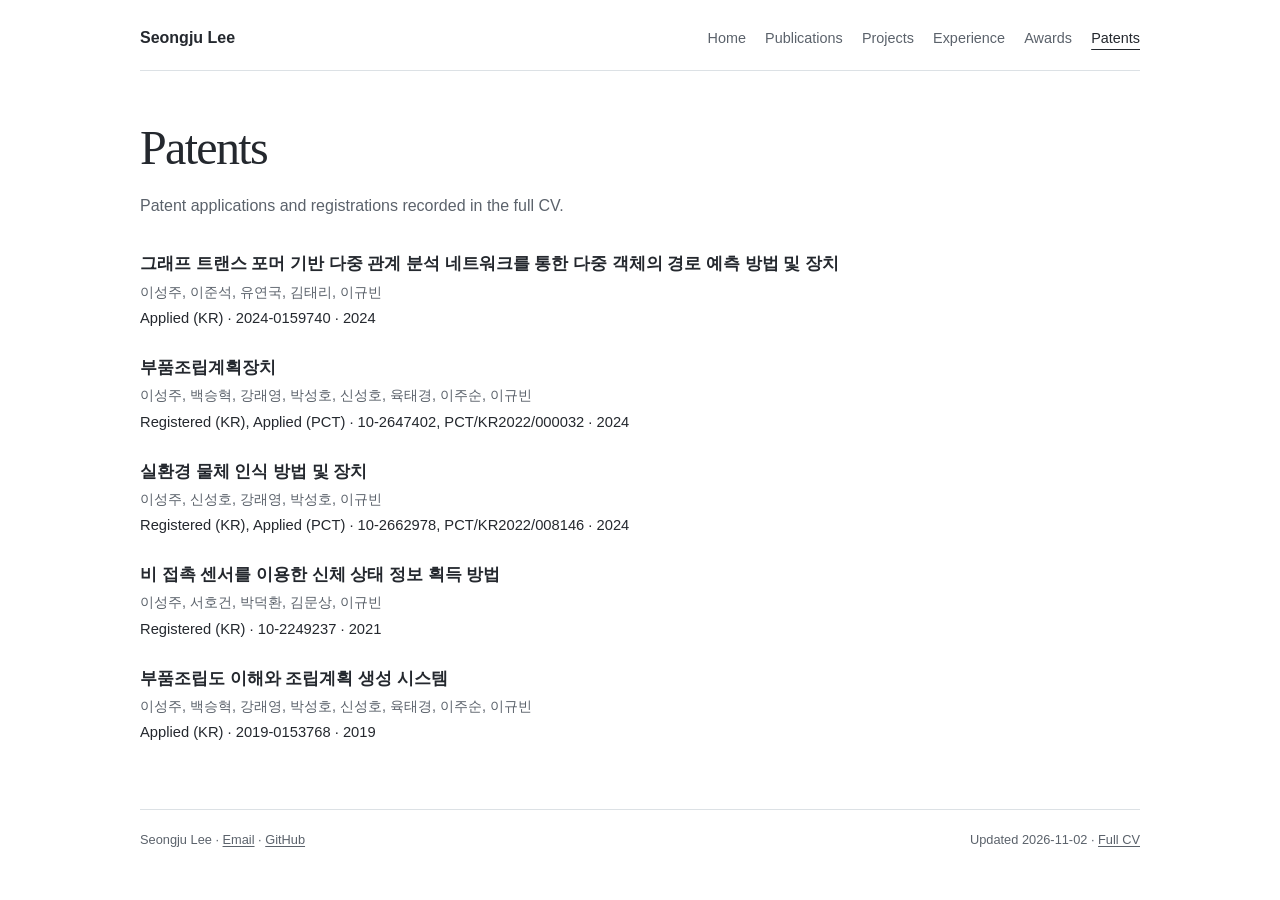
<file: src/pages/patents.html>
<!DOCTYPE html>
<!-- Generated by scripts/build.py from src/data/profile.json. -->
<html lang="en">
<head>
  <meta charset="utf-8">
  <meta name="viewport" content="width=device-width, initial-scale=1">
  <title>Patents | Seongju Lee</title>
  <meta name="description" content="Patent applications and registrations by Seongju Lee.">
  <link rel="canonical" href="https://seongjulee.github.io/src/pages/patents.html">
  <meta property="og:type" content="website">
  <meta property="og:title" content="Patents | Seongju Lee">
  <meta property="og:description" content="Patent applications and registrations by Seongju Lee.">
  <meta property="og:url" content="https://seongjulee.github.io/src/pages/patents.html">
  <meta property="og:image" content="https://seongjulee.github.io/assets/images/profile/seongju_lee.jpg">
  <meta property="og:image:alt" content="Portrait of Seongju Lee">
  <meta name="theme-color" content="#ffffff">
  <link rel="icon" type="image/svg+xml" href="../../assets/favicon.svg">
  <link rel="stylesheet" href="../../assets/css/site.css?v=45b5c6b2418b">
</head>
<body>
  <a class="skip-link" href="#main">Skip to content</a>
  <header class="site-header wrapper">
    <a class="site-name" href="../../">Seongju Lee</a>
    <nav class="site-nav" aria-label="Main navigation">
      <a href="../../">Home</a> <a href="../../src/pages/publications.html">Publications</a> <a href="../../src/pages/projects.html">Projects</a> <a href="../../src/pages/experiences.html">Experience</a> <a href="../../src/pages/awards.html">Awards</a> <a href="../../src/pages/patents.html" aria-current="page">Patents</a>
    </nav>
  </header>
  <main class="wrapper" id="main" tabindex="-1">
    <header class="page-heading">
  <h1>Patents</h1>
  <p>Patent applications and registrations recorded in the full CV.</p>

</header><ol class="publication-list patent-list">
<li class="publication" id="patent-1">
  <article>
    <h2>그래프 트랜스 포머 기반 다중 관계 분석 네트워크를 통한 다중 객체의 경로 예측 방법 및 장치</h2>
    <p class="authors">이성주, 이준석, 유연국, 김태리, 이규빈</p>
    <p class="venue">Applied (KR) · 2024-0159740 · 2024</p>
  </article>
</li>
<li class="publication" id="patent-2">
  <article>
    <h2>부품조립계획장치</h2>
    <p class="authors">이성주, 백승혁, 강래영, 박성호, 신성호, 육태경, 이주순, 이규빈</p>
    <p class="venue">Registered (KR), Applied (PCT) · 10-2647402, PCT/KR2022/000032 · 2024</p>
  </article>
</li>
<li class="publication" id="patent-3">
  <article>
    <h2>실환경 물체 인식 방법 및 장치</h2>
    <p class="authors">이성주, 신성호, 강래영, 박성호, 이규빈</p>
    <p class="venue">Registered (KR), Applied (PCT) · 10-2662978, PCT/KR2022/008146 · 2024</p>
  </article>
</li>
<li class="publication" id="patent-4">
  <article>
    <h2>비 접촉 센서를 이용한 신체 상태 정보 획득 방법</h2>
    <p class="authors">이성주, 서호건, 박덕환, 김문상, 이규빈</p>
    <p class="venue">Registered (KR) · 10-2249237 · 2021</p>
  </article>
</li>
<li class="publication" id="patent-5">
  <article>
    <h2>부품조립도 이해와 조립계획 생성 시스템</h2>
    <p class="authors">이성주, 백승혁, 강래영, 박성호, 신성호, 육태경, 이주순, 이규빈</p>
    <p class="venue">Applied (KR) · 2019-0153768 · 2019</p>
  </article>
</li>
</ol>
  </main>
  <footer class="site-footer wrapper">
    <p>Seongju Lee · <a href="mailto:sungjulee96@gmail.com">Email</a> · <a href="https://github.com/SeongjuLee">GitHub</a></p>
    <p>Updated <time datetime="2026-11-02">2026-11-02</time> · <a href="../../assets/docs/Seongju_Lee_CV_Full.pdf?v=d81b7ac2f273">Full CV</a></p>
  </footer>
</body>
</html>
</file>
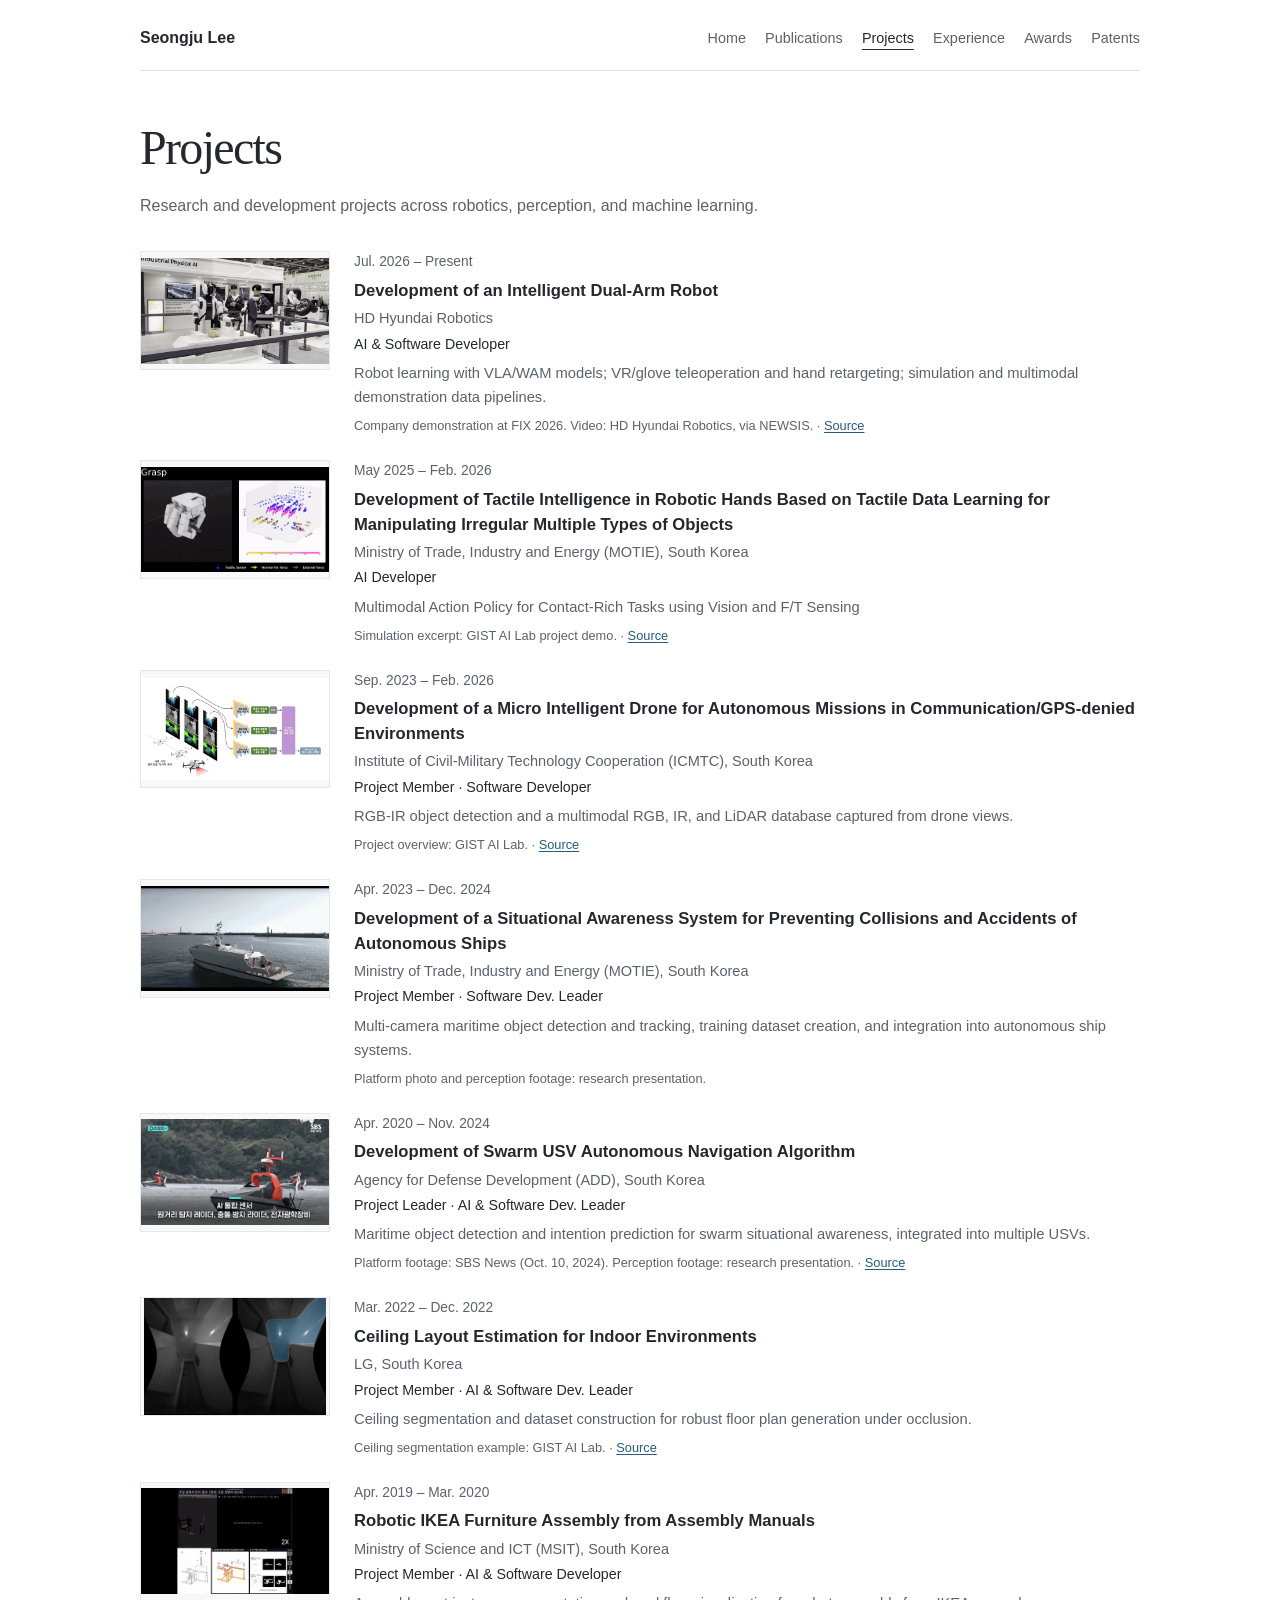
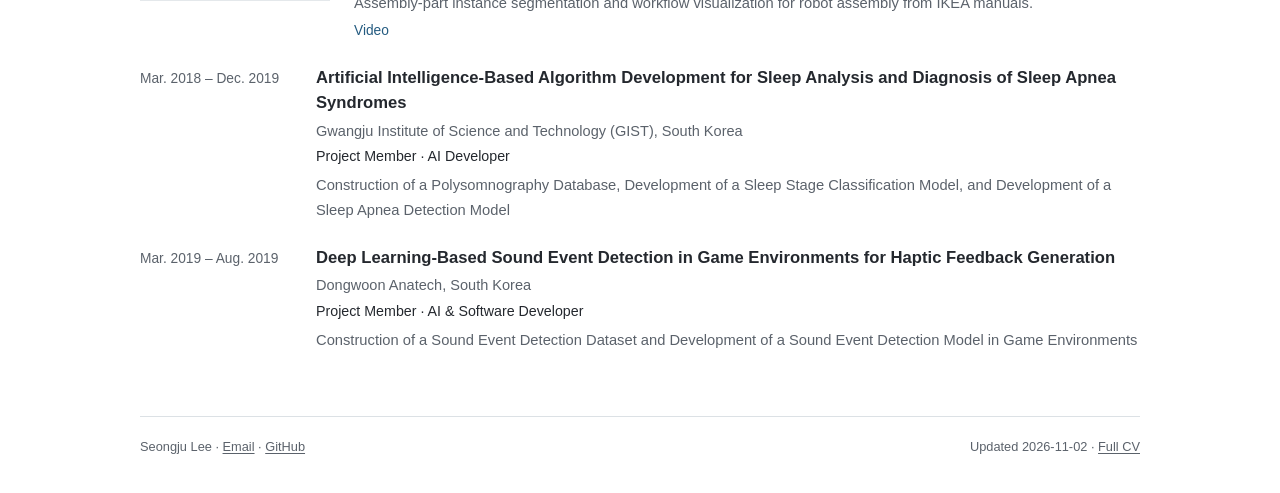
<file: src/pages/projects.html>
<!DOCTYPE html>
<!-- Generated by scripts/build.py from src/data/profile.json. -->
<html lang="en">
<head>
  <meta charset="utf-8">
  <meta name="viewport" content="width=device-width, initial-scale=1">
  <title>Projects | Seongju Lee</title>
  <meta name="description" content="Research and development projects by Seongju Lee.">
  <link rel="canonical" href="https://seongjulee.github.io/src/pages/projects.html">
  <meta property="og:type" content="website">
  <meta property="og:title" content="Projects | Seongju Lee">
  <meta property="og:description" content="Research and development projects by Seongju Lee.">
  <meta property="og:url" content="https://seongjulee.github.io/src/pages/projects.html">
  <meta property="og:image" content="https://seongjulee.github.io/assets/images/profile/seongju_lee.jpg">
  <meta property="og:image:alt" content="Portrait of Seongju Lee">
  <meta name="theme-color" content="#ffffff">
  <link rel="icon" type="image/svg+xml" href="../../assets/favicon.svg">
  <link rel="stylesheet" href="../../assets/css/site.css?v=45b5c6b2418b">
</head>
<body>
  <a class="skip-link" href="#main">Skip to content</a>
  <header class="site-header wrapper">
    <a class="site-name" href="../../">Seongju Lee</a>
    <nav class="site-nav" aria-label="Main navigation">
      <a href="../../">Home</a> <a href="../../src/pages/publications.html">Publications</a> <a href="../../src/pages/projects.html" aria-current="page">Projects</a> <a href="../../src/pages/experiences.html">Experience</a> <a href="../../src/pages/awards.html">Awards</a> <a href="../../src/pages/patents.html">Patents</a>
    </nav>
  </header>
  <main class="wrapper" id="main" tabindex="-1">
    <header class="page-heading">
  <h1>Projects</h1>
  <p>Research and development projects across robotics, perception, and machine learning.</p>

</header><ul class="dated-list projects-list">
<li class="dated-item project-with-media" id="cvprojectDualArm">
  <article class="research-row">
    <a class="research-media" href="../../assets/media/research/hd-dual-arm-fix2026.gif" aria-label="Open original preview: HD Hyundai Robotics dual-arm robot company demonstration at FIX 2026.">
      <picture>
        <source media="(prefers-reduced-motion: reduce)" srcset="../../assets/media/research/hd-dual-arm-fix2026-poster.jpg">
        <img src="../../assets/media/research/hd-dual-arm-fix2026.gif" alt="HD Hyundai Robotics dual-arm robot company demonstration at FIX 2026." loading="lazy" decoding="async" width="320" height="200">
      </picture>
    </a>
    <div class="research-copy">
      <p class="item-date">Jul. 2026 – Present</p>

    <h2>Development of an Intelligent Dual-Arm Robot</h2>
    <p class="organization">HD Hyundai Robotics</p>
    <p class="item-role">AI &amp; Software Developer</p>
    <p class="item-summary">Robot learning with VLA/WAM models; VR/glove teleoperation and hand retargeting; simulation and multimodal demonstration data pipelines.</p>

    <p class="media-credit">Company demonstration at FIX 2026. Video: HD Hyundai Robotics, via NEWSIS. · <a href="https://nwww.newsis.com/view/NISX20261021_0003835579">Source</a></p>
    </div>
  </article>
</li>
<li class="dated-item project-with-media" id="cvprojectTactile">
  <article class="research-row">
    <a class="research-media" href="../../assets/media/research/tactile-project-simulation.gif" aria-label="Open original preview: Simulated robotic-hand grasping and tactile contact-force visualization from the official GIST AI Lab project demonstration.">
      <picture>
        <source media="(prefers-reduced-motion: reduce)" srcset="../../assets/media/research/tactile-project-simulation-poster.jpg">
        <img src="../../assets/media/research/tactile-project-simulation.gif" alt="Simulated robotic-hand grasping and tactile contact-force visualization from the official GIST AI Lab project demonstration." loading="lazy" decoding="async" width="320" height="200">
      </picture>
    </a>
    <div class="research-copy">
      <p class="item-date">May 2025 – Feb. 2026</p>

    <h2>Development of Tactile Intelligence in Robotic Hands Based on Tactile Data Learning for Manipulating Irregular Multiple Types of Objects</h2>
    <p class="organization">Ministry of Trade, Industry and Energy (MOTIE), South Korea</p>
    <p class="item-role">AI Developer</p>
    <p class="item-summary">Multimodal Action Policy for Contact-Rich Tasks using Vision and F/T Sensing</p>

    <p class="media-credit">Simulation excerpt: GIST AI Lab project demo. · <a href="https://www.youtube.com/watch?v=ACXip1F-Fh0">Source</a></p>
    </div>
  </article>
</li>
<li class="dated-item project-with-media" id="cvprojectDrone">
  <article class="research-row">
    <a class="research-media" href="../../assets/media/research/drone-multimodal-overview.png" aria-label="Open original preview: Official project overview of drone-view RGB, infrared, and LiDAR data for multi-view object recognition.">
      <picture>

        <img src="../../assets/media/research/drone-multimodal-overview.png" alt="Official project overview of drone-view RGB, infrared, and LiDAR data for multi-view object recognition." loading="lazy" decoding="async" width="320" height="200">
      </picture>
    </a>
    <div class="research-copy">
      <p class="item-date">Sep. 2023 – Feb. 2026</p>

    <h2>Development of a Micro Intelligent Drone for Autonomous Missions in Communication/GPS-denied Environments</h2>
    <p class="organization">Institute of Civil-Military Technology Cooperation (ICMTC), South Korea</p>
    <p class="item-role">Project Member · Software Developer</p>
    <p class="item-summary">RGB-IR object detection and a multimodal RGB, IR, and LiDAR database captured from drone views.</p>

    <p class="media-credit">Project overview: GIST AI Lab. · <a href="https://sites.google.com/view/gistailab/project/%EB%93%9C%EB%A1%A0">Source</a></p>
    </div>
  </article>
</li>
<li class="dated-item project-with-media" id="cvprojectMaritime">
  <article class="research-row">
    <a class="research-media" href="../../assets/media/research/maritime-platform-perception.gif" aria-label="Open original preview: Edited sequence of the autonomous-ship platform, daytime object detection, and detection in rainy conditions.">
      <picture>
        <source media="(prefers-reduced-motion: reduce)" srcset="../../assets/media/research/maritime-platform-perception-poster.jpg">
        <img src="../../assets/media/research/maritime-platform-perception.gif" alt="Edited sequence of the autonomous-ship platform, daytime object detection, and detection in rainy conditions." loading="lazy" decoding="async" width="320" height="200">
      </picture>
    </a>
    <div class="research-copy">
      <p class="item-date">Apr. 2023 – Dec. 2024</p>

    <h2>Development of a Situational Awareness System for Preventing Collisions and Accidents of Autonomous Ships</h2>
    <p class="organization">Ministry of Trade, Industry and Energy (MOTIE), South Korea</p>
    <p class="item-role">Project Member · Software Dev. Leader</p>
    <p class="item-summary">Multi-camera maritime object detection and tracking, training dataset creation, and integration into autonomous ship systems.</p>

    <p class="media-credit">Platform photo and perception footage: research presentation.</p>
    </div>
  </article>
</li>
<li class="dated-item project-with-media" id="cvprojectSwarm">
  <article class="research-row">
    <a class="research-media" href="../../assets/media/research/swarm-platform-perception.gif" aria-label="Open original preview: Edited sequence of USV platform close-ups, real-world object detection, and group navigation.">
      <picture>
        <source media="(prefers-reduced-motion: reduce)" srcset="../../assets/media/research/swarm-platform-perception-poster.jpg">
        <img src="../../assets/media/research/swarm-platform-perception.gif" alt="Edited sequence of USV platform close-ups, real-world object detection, and group navigation." loading="lazy" decoding="async" width="320" height="200">
      </picture>
    </a>
    <div class="research-copy">
      <p class="item-date">Apr. 2020 – Nov. 2024</p>

    <h2>Development of Swarm USV Autonomous Navigation Algorithm</h2>
    <p class="organization">Agency for Defense Development (ADD), South Korea</p>
    <p class="item-role">Project Leader · AI &amp; Software Dev. Leader</p>
    <p class="item-summary">Maritime object detection and intention prediction for swarm situational awareness, integrated into multiple USVs.</p>

    <p class="media-credit">Platform footage: SBS News (Oct. 10, 2024). Perception footage: research presentation. · <a href="https://www.youtube.com/watch?v=AyBg_Y-ayZ4">Source</a></p>
    </div>
  </article>
</li>
<li class="dated-item project-with-media" id="cvprojectCeiling">
  <article class="research-row">
    <a class="research-media" href="../../assets/media/research/ceiling-segmentation-example.jpg" aria-label="Open original preview: Input image and ceiling segmentation mask from the official project example.">
      <picture>

        <img src="../../assets/media/research/ceiling-segmentation-example.jpg" alt="Input image and ceiling segmentation mask from the official project example." loading="lazy" decoding="async" width="320" height="200">
      </picture>
    </a>
    <div class="research-copy">
      <p class="item-date">Mar. 2022 – Dec. 2022</p>

    <h2>Ceiling Layout Estimation for Indoor Environments</h2>
    <p class="organization">LG, South Korea</p>
    <p class="item-role">Project Member · AI &amp; Software Dev. Leader</p>
    <p class="item-summary">Ceiling segmentation and dataset construction for robust floor plan generation under occlusion.</p>

    <p class="media-credit">Ceiling segmentation example: GIST AI Lab. · <a href="https://sites.google.com/view/gistailab/project/lg">Source</a></p>
    </div>
  </article>
</li>
<li class="dated-item project-with-media" id="cvprojectAssembly">
  <article class="research-row">
    <a class="research-media" href="../../assets/media/research/ikea-planning.gif" aria-label="Open original preview: Assembly plan and workflow visualization for the IKEA assembly project.">
      <picture>
        <source media="(prefers-reduced-motion: reduce)" srcset="../../assets/media/research/ikea-planning-poster.jpg">
        <img src="../../assets/media/research/ikea-planning.gif" alt="Assembly plan and workflow visualization for the IKEA assembly project." loading="lazy" decoding="async" width="320" height="200">
      </picture>
    </a>
    <div class="research-copy">
      <p class="item-date">Apr. 2019 – Mar. 2020</p>

    <h2>Robotic IKEA Furniture Assembly from Assembly Manuals</h2>
    <p class="organization">Ministry of Science and ICT (MSIT), South Korea</p>
    <p class="item-role">Project Member · AI &amp; Software Developer</p>
    <p class="item-summary">Assembly-part instance segmentation and workflow visualization for robot assembly from IKEA manuals.</p>
    <p class="item-links"><a href="https://www.youtube.com/watch?v=faphlYbk_Jg">Video</a></p>

    </div>
  </article>
</li>
<li class="dated-item" id="cvprojectSleep">
  <p class="item-date">Mar. 2018 – Dec. 2019</p>
  <article>
    <h2>Artificial Intelligence-Based Algorithm Development for Sleep Analysis and Diagnosis of Sleep Apnea Syndromes</h2>
    <p class="organization">Gwangju Institute of Science and Technology (GIST), South Korea</p>
    <p class="item-role">Project Member · AI Developer</p>
    <p class="item-summary">Construction of a Polysomnography Database, Development of a Sleep Stage Classification Model, and Development of a Sleep Apnea Detection Model</p>


  </article>
</li>
<li class="dated-item" id="cvprojectSound">
  <p class="item-date">Mar. 2019 – Aug. 2019</p>
  <article>
    <h2>Deep Learning-Based Sound Event Detection in Game Environments for Haptic Feedback Generation</h2>
    <p class="organization">Dongwoon Anatech, South Korea</p>
    <p class="item-role">Project Member · AI &amp; Software Developer</p>
    <p class="item-summary">Construction of a Sound Event Detection Dataset and Development of a Sound Event Detection Model in Game Environments</p>


  </article>
</li>
</ul>
  </main>
  <footer class="site-footer wrapper">
    <p>Seongju Lee · <a href="mailto:sungjulee96@gmail.com">Email</a> · <a href="https://github.com/SeongjuLee">GitHub</a></p>
    <p>Updated <time datetime="2026-11-02">2026-11-02</time> · <a href="../../assets/docs/Seongju_Lee_CV_Full.pdf?v=d81b7ac2f273">Full CV</a></p>
  </footer>
</body>
</html>
</file>
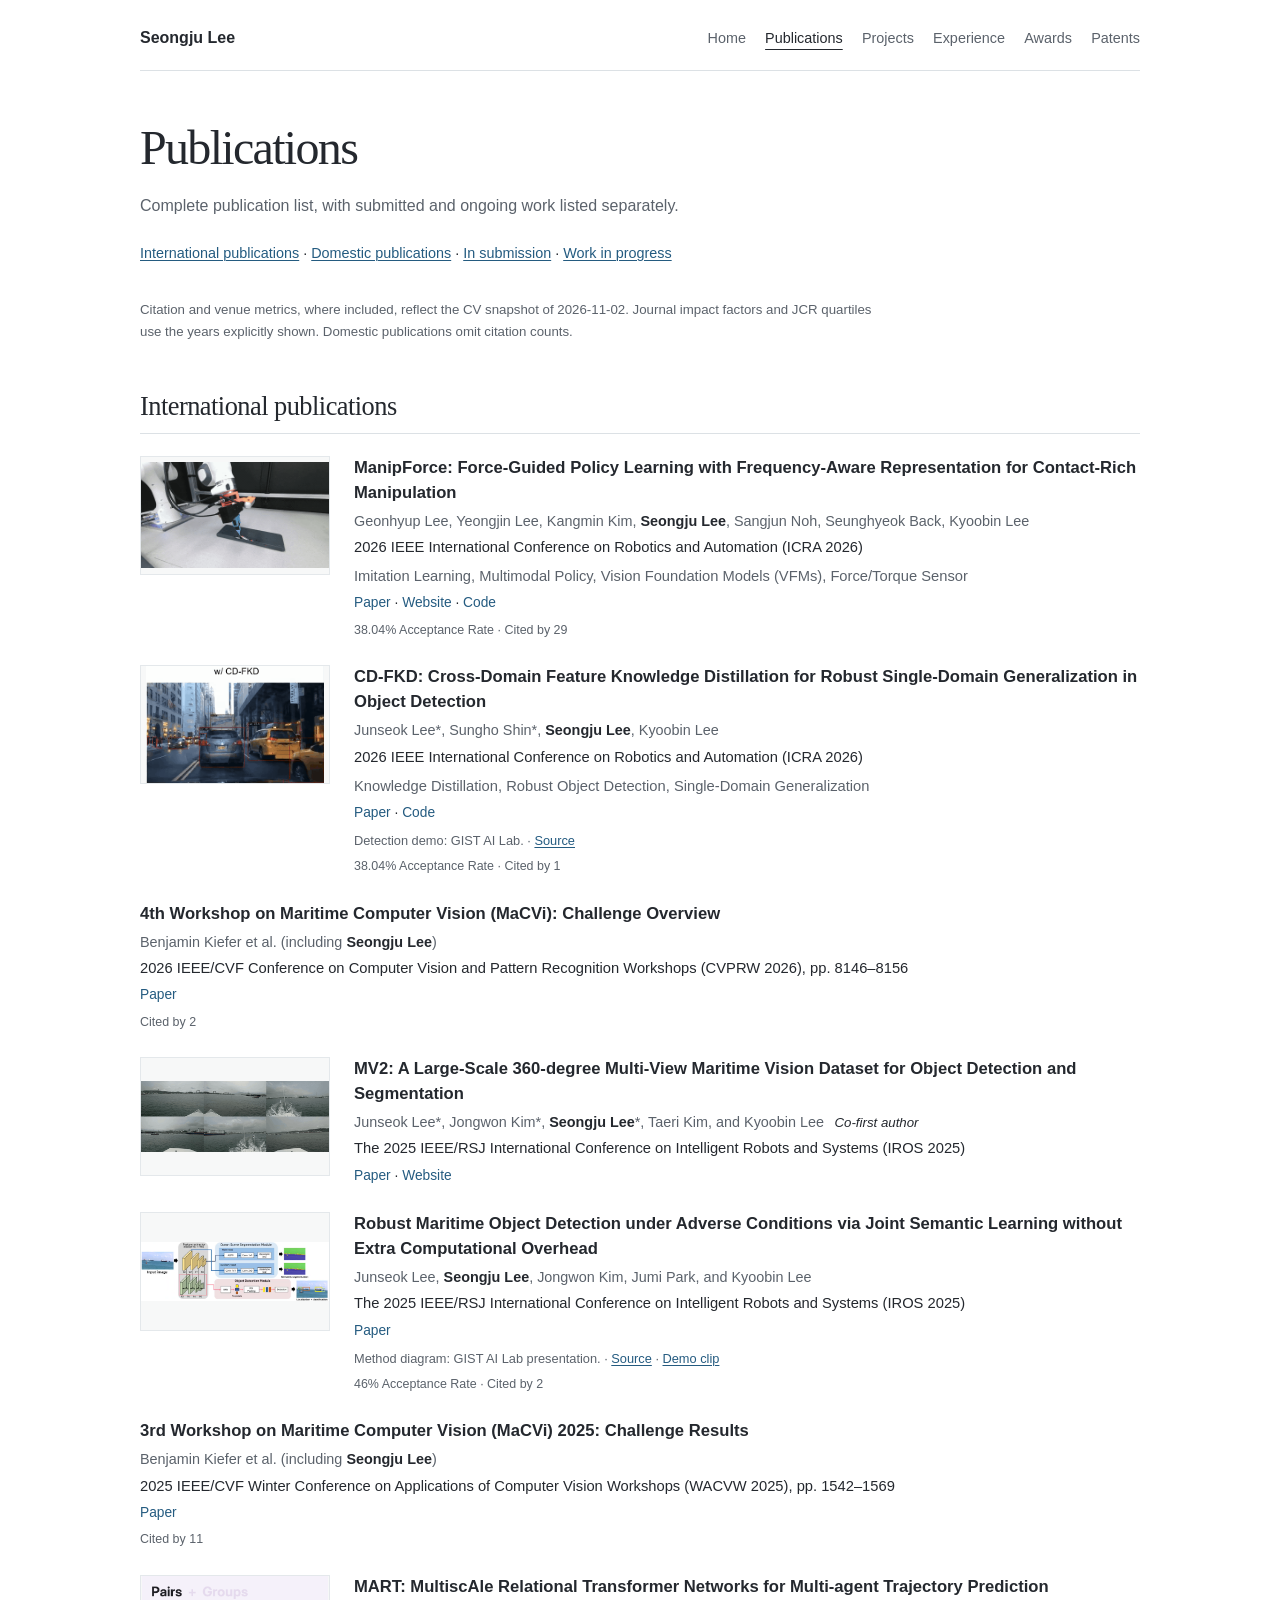
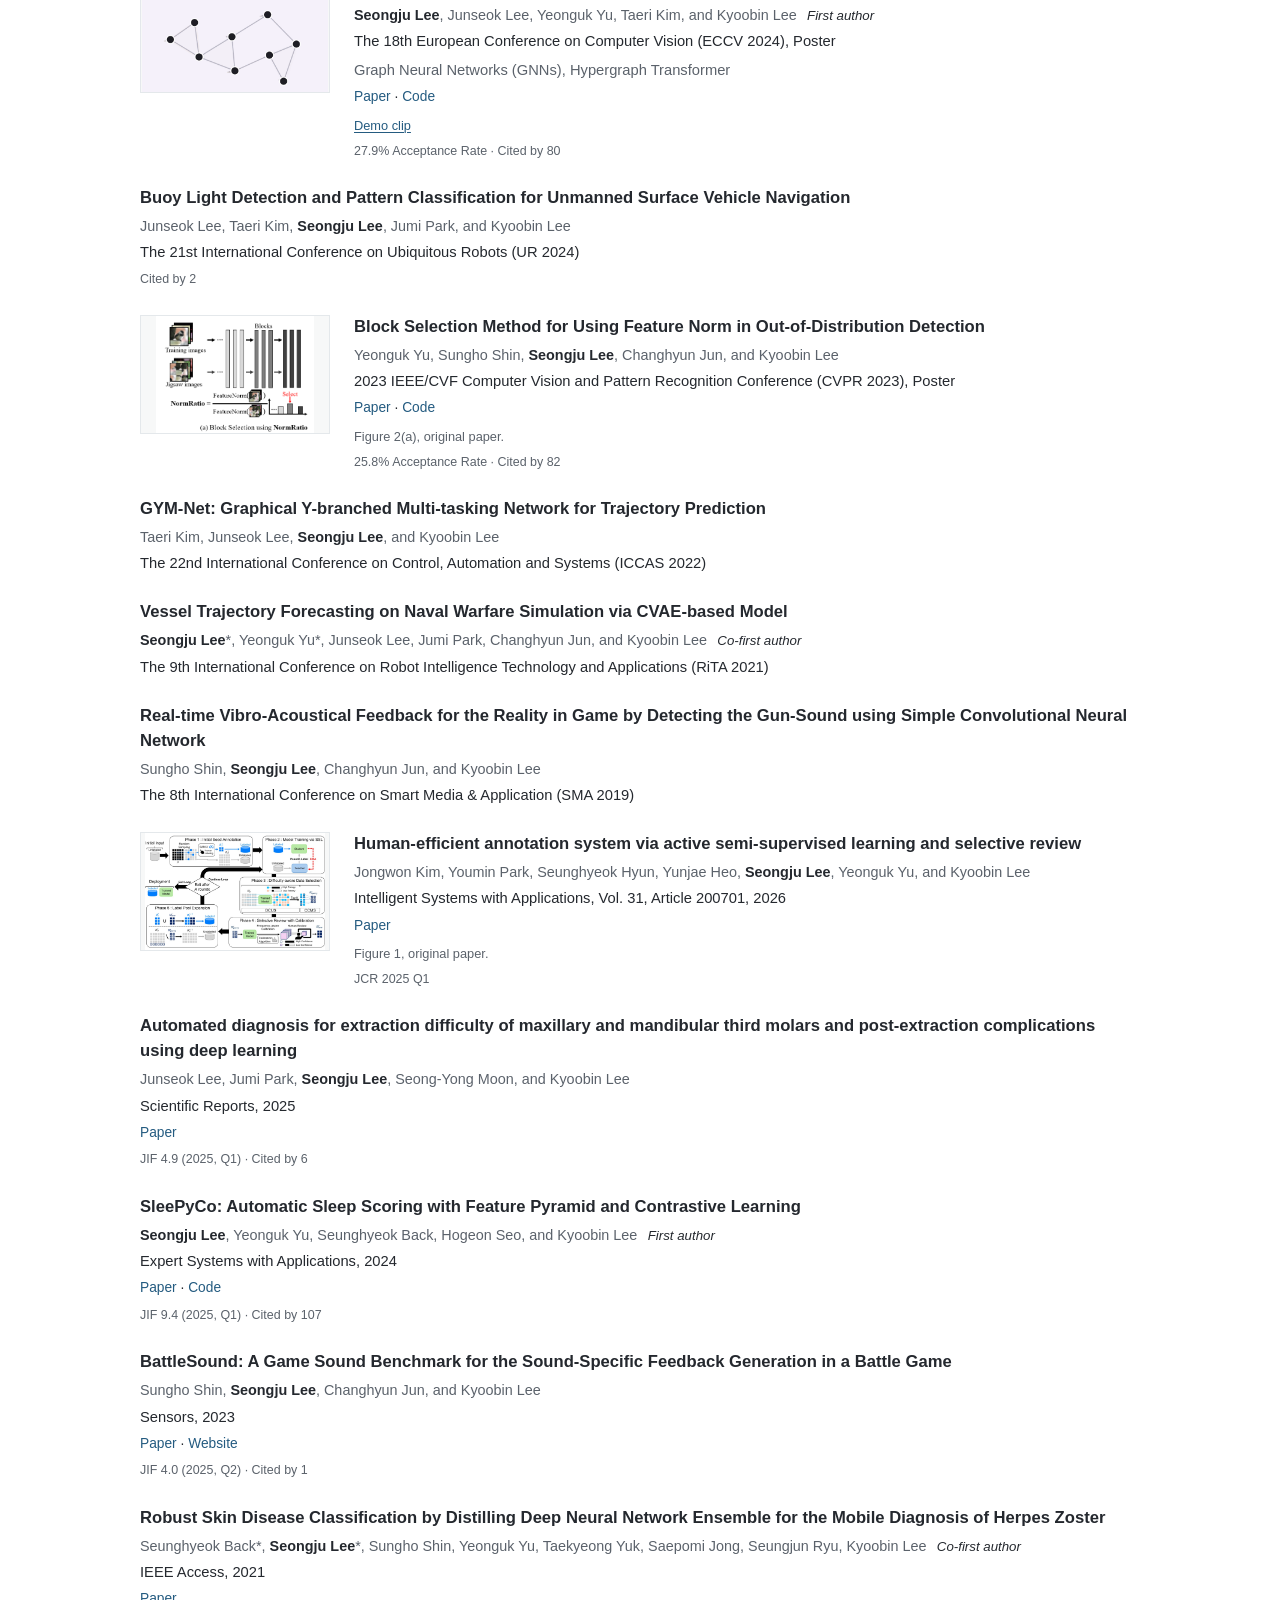
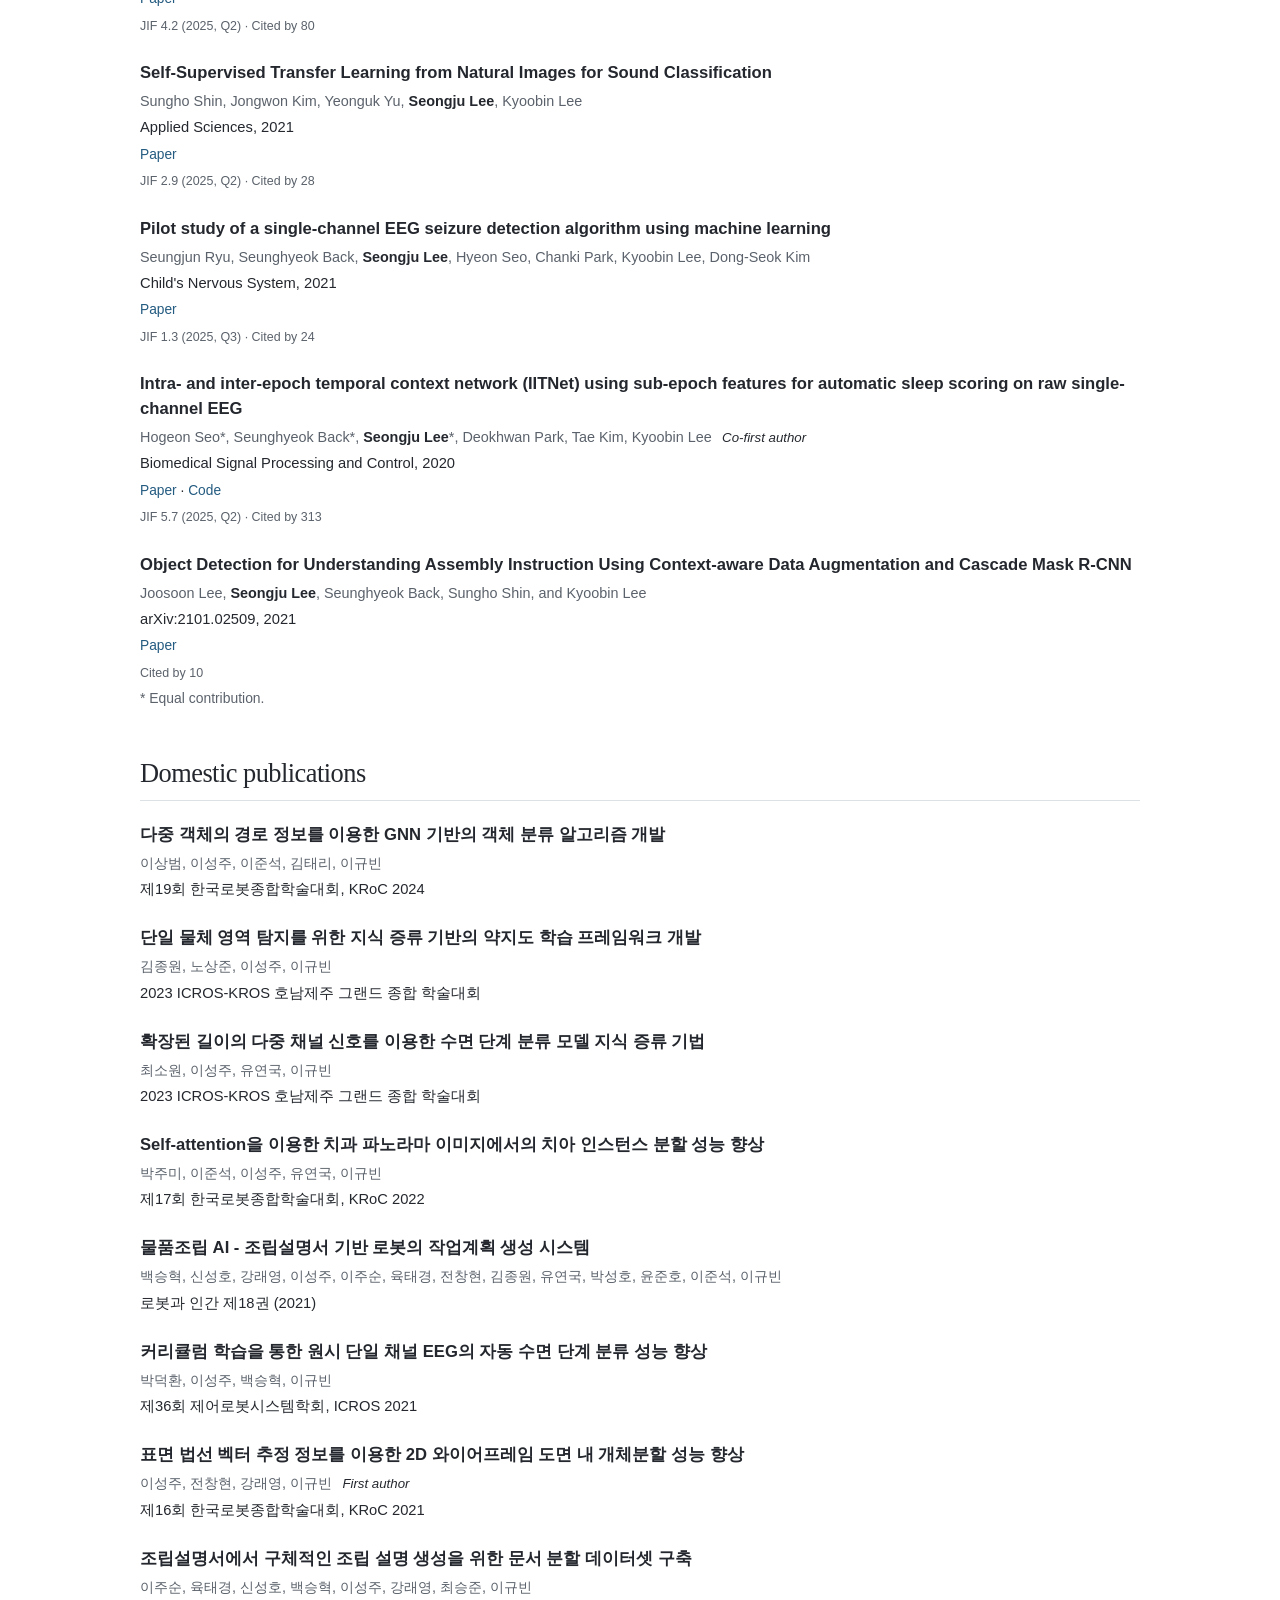
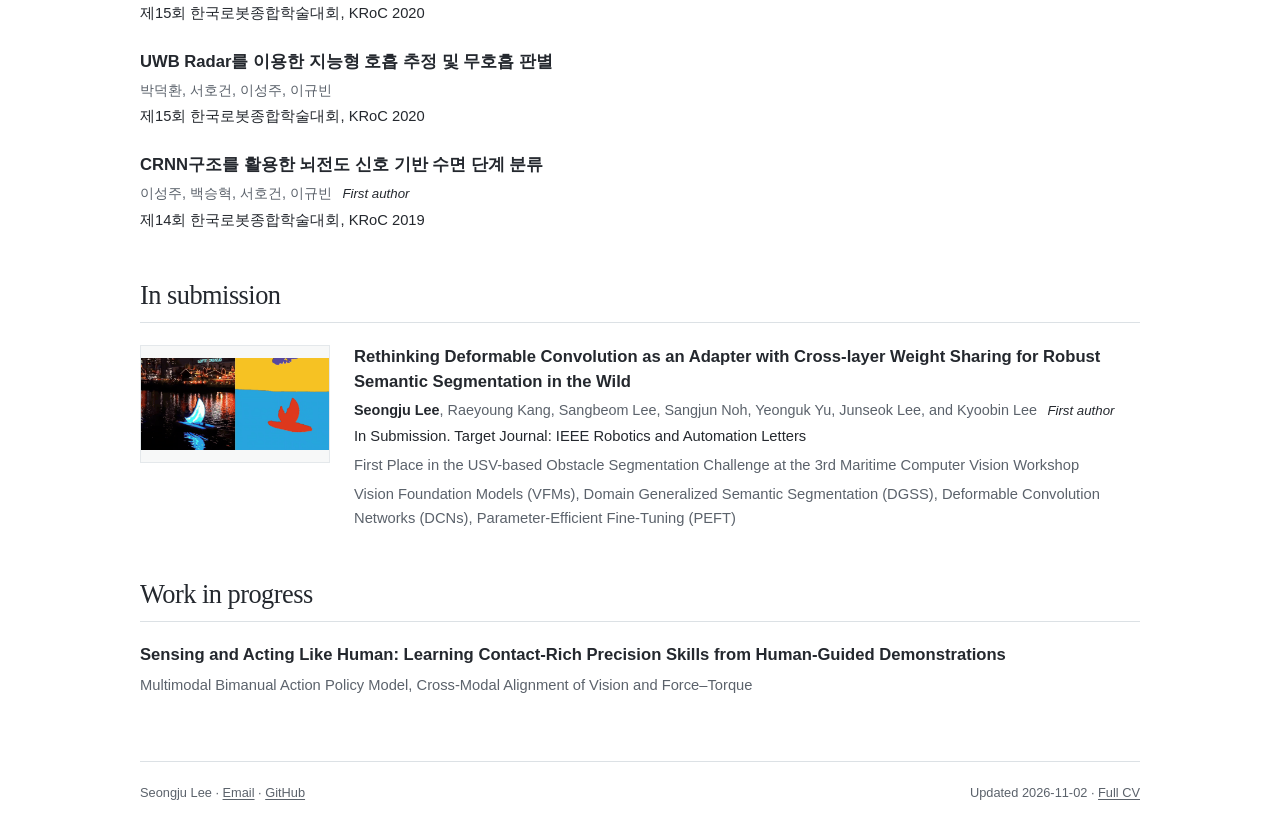
<file: src/pages/publications.html>
<!DOCTYPE html>
<!-- Generated by scripts/build.py from src/data/profile.json. -->
<html lang="en">
<head>
  <meta charset="utf-8">
  <meta name="viewport" content="width=device-width, initial-scale=1">
  <title>Publications | Seongju Lee</title>
  <meta name="description" content="Publications by Seongju Lee: robust perception, computer vision, and robotics.">
  <link rel="canonical" href="https://seongjulee.github.io/src/pages/publications.html">
  <meta property="og:type" content="website">
  <meta property="og:title" content="Publications | Seongju Lee">
  <meta property="og:description" content="Publications by Seongju Lee: robust perception, computer vision, and robotics.">
  <meta property="og:url" content="https://seongjulee.github.io/src/pages/publications.html">
  <meta property="og:image" content="https://seongjulee.github.io/assets/images/profile/seongju_lee.jpg">
  <meta property="og:image:alt" content="Portrait of Seongju Lee">
  <meta name="theme-color" content="#ffffff">
  <link rel="icon" type="image/svg+xml" href="../../assets/favicon.svg">
  <link rel="stylesheet" href="../../assets/css/site.css?v=45b5c6b2418b">
</head>
<body>
  <a class="skip-link" href="#main">Skip to content</a>
  <header class="site-header wrapper">
    <a class="site-name" href="../../">Seongju Lee</a>
    <nav class="site-nav" aria-label="Main navigation">
      <a href="../../">Home</a> <a href="../../src/pages/publications.html" aria-current="page">Publications</a> <a href="../../src/pages/projects.html">Projects</a> <a href="../../src/pages/experiences.html">Experience</a> <a href="../../src/pages/awards.html">Awards</a> <a href="../../src/pages/patents.html">Patents</a>
    </nav>
  </header>
  <main class="wrapper" id="main" tabindex="-1">
    <header class="page-heading">
  <h1>Publications</h1>
  <p>Complete publication list, with submitted and ongoing work listed separately.</p>
  <nav class="page-index" aria-label="Publication categories"><a href="#international">International publications</a> · <a href="#domestic">Domestic publications</a> · <a href="#submission">In submission</a> · <a href="#wip">Work in progress</a></nav>
</header><p class="archive-note">Citation and venue metrics, where included, reflect the CV snapshot of <time datetime="2026-11-02">2026-11-02</time>. Journal impact factors and JCR quartiles use the years explicitly shown. Domestic publications omit citation counts.</p><section class="content-section" aria-labelledby="international-heading" id="international">
  <div class="section-heading">
    <h2 id="international-heading">International publications</h2>

  </div>
  <ol class="publication-list">
<li class="publication" id="cvpubManipForce">
  <article class="research-row">
    <a class="research-media" href="../../assets/media/research/manipforce-battery.gif" aria-label="Open original preview: Battery insertion demonstration with ManipForce.">
      <picture>
        <source media="(prefers-reduced-motion: reduce)" srcset="../../assets/media/research/manipforce-battery-poster.jpg">
        <img src="../../assets/media/research/manipforce-battery.gif" alt="Battery insertion demonstration with ManipForce." loading="lazy" decoding="async" width="320" height="200">
      </picture>
    </a>
    <div class="research-copy">
    <h3>ManipForce: Force-Guided Policy Learning with Frequency-Aware Representation for Contact-Rich Manipulation</h3>
    <p class="authors">Geonhyup Lee, Yeongjin Lee, Kangmin Kim, <strong>Seongju Lee</strong>, Sangjun Noh, Seunghyeok Back, Kyoobin Lee</p>
    <p class="venue">2026 IEEE International Conference on Robotics and Automation (ICRA 2026)</p>

    <p class="item-summary">Imitation Learning, Multimodal Policy, Vision Foundation Models (VFMs), Force/Torque Sensor</p>
    <p class="item-links"><a href="https://arxiv.org/pdf/2509.19047">Paper</a> · <a href="https://sites.google.com/view/manipforce/">Website</a> · <a href="https://github.com/gist-ailab/ManipForce">Code</a></p>

    <p class="item-metrics">38.04% Acceptance Rate · Cited by 29</p>
    </div>
  </article>
</li>
<li class="publication" id="cvpubCrossDomainDistillation">
  <article class="research-row">
    <a class="research-media" href="../../assets/media/research/cd-fkd-demo.gif" aria-label="Open original preview: Daytime and nighttime object detections from the official CD-FKD demonstration.">
      <picture>
        <source media="(prefers-reduced-motion: reduce)" srcset="../../assets/media/research/cd-fkd-demo-poster.jpg">
        <img src="../../assets/media/research/cd-fkd-demo.gif" alt="Daytime and nighttime object detections from the official CD-FKD demonstration." loading="lazy" decoding="async" width="320" height="200">
      </picture>
    </a>
    <div class="research-copy">
    <h3>CD-FKD: Cross-Domain Feature Knowledge Distillation for Robust Single-Domain Generalization in Object Detection</h3>
    <p class="authors">Junseok Lee*, Sungho Shin*, <strong>Seongju Lee</strong>, Kyoobin Lee</p>
    <p class="venue">2026 IEEE International Conference on Robotics and Automation (ICRA 2026)</p>

    <p class="item-summary">Knowledge Distillation, Robust Object Detection, Single-Domain Generalization</p>
    <p class="item-links"><a href="https://arxiv.org/pdf/2603.16439">Paper</a> · <a href="https://github.com/gist-ailab/CD-FKD">Code</a></p>
    <p class="media-credit">Detection demo: GIST AI Lab. · <a href="https://www.youtube.com/watch?v=3VRU82IuZ4g">Source</a></p>
    <p class="item-metrics">38.04% Acceptance Rate · Cited by 1</p>
    </div>
  </article>
</li>
<li class="publication" id="cvpubMaritimeChallengeFour">
  <article>

    <div class="research-copy">
    <h3>4th Workshop on Maritime Computer Vision (MaCVi): Challenge Overview</h3>
    <p class="authors">Benjamin Kiefer et al. (including <strong>Seongju Lee</strong>)</p>
    <p class="venue">2026 IEEE/CVF Conference on Computer Vision and Pattern Recognition Workshops (CVPRW 2026), pp. 8146–8156</p>


    <p class="item-links"><a href="https://openaccess.thecvf.com/content/CVPR2026W/MaCVi/html/Kiefer_4th_Workshop_on_Maritime_Computer_Vision_MaCVi_Challenge_Overview_CVPRW_2026_paper.html">Paper</a></p>

    <p class="item-metrics">Cited by 2</p>
    </div>
  </article>
</li>
<li class="publication" id="cvpubMultiViewMaritime">
  <article class="research-row">
    <a class="research-media" href="../../assets/media/research/mv2-multiview.gif" aria-label="Open original preview: Six camera-view examples from the MV2 maritime dataset.">
      <picture>
        <source media="(prefers-reduced-motion: reduce)" srcset="../../assets/media/research/mv2-multiview-poster.jpg">
        <img src="../../assets/media/research/mv2-multiview.gif" alt="Six camera-view examples from the MV2 maritime dataset." loading="lazy" decoding="async" width="320" height="200">
      </picture>
    </a>
    <div class="research-copy">
    <h3>MV2: A Large-Scale 360-degree Multi-View Maritime Vision Dataset for Object Detection and Segmentation</h3>
    <p class="authors">Junseok Lee*, Jongwon Kim*, <strong>Seongju Lee</strong>*, Taeri Kim, and Kyoobin Lee<span class="author-role">Co-first author</span></p>
    <p class="venue">The 2025 IEEE/RSJ International Conference on Intelligent Robots and Systems (IROS 2025)</p>


    <p class="item-links"><a href="https://ieeexplore.ieee.org/stamp/stamp.jsp?tp=&amp;arnumber=11247587">Paper</a> · <a href="https://sites.google.com/view/multi-view-maritime-vision">Website</a></p>


    </div>
  </article>
</li>
<li class="publication" id="cvpubRobustMaritimeDetection">
  <article class="research-row">
    <a class="research-media" href="../../assets/media/research/robust-maritime-method.png" aria-label="Open original preview: Joint semantic learning architecture with shared features for maritime object detection and auxiliary scene segmentation.">
      <picture>

        <img src="../../assets/media/research/robust-maritime-method.png" alt="Joint semantic learning architecture with shared features for maritime object detection and auxiliary scene segmentation." loading="lazy" decoding="async" width="320" height="200">
      </picture>
    </a>
    <div class="research-copy">
    <h3>Robust Maritime Object Detection under Adverse Conditions via Joint Semantic Learning without Extra Computational Overhead</h3>
    <p class="authors">Junseok Lee, <strong>Seongju Lee</strong>, Jongwon Kim, Jumi Park, and Kyoobin Lee</p>
    <p class="venue">The 2025 IEEE/RSJ International Conference on Intelligent Robots and Systems (IROS 2025)</p>


    <p class="item-links"><a href="https://ieeexplore.ieee.org/stamp/stamp.jsp?tp=&amp;arnumber=11246177">Paper</a></p>
    <p class="media-credit">Method diagram: GIST AI Lab presentation. · <a href="https://www.youtube.com/watch?v=nJdHN2xWhJM">Source</a> · <a href="../../assets/media/research/robust-maritime-demo.gif">Demo clip</a></p>
    <p class="item-metrics">46% Acceptance Rate · Cited by 2</p>
    </div>
  </article>
</li>
<li class="publication" id="cvpubMaritimeChallengeThree">
  <article>

    <div class="research-copy">
    <h3>3rd Workshop on Maritime Computer Vision (MaCVi) 2025: Challenge Results</h3>
    <p class="authors">Benjamin Kiefer et al. (including <strong>Seongju Lee</strong>)</p>
    <p class="venue">2025 IEEE/CVF Winter Conference on Applications of Computer Vision Workshops (WACVW 2025), pp. 1542–1569</p>


    <p class="item-links"><a href="https://openaccess.thecvf.com/content/WACV2025W/MaCVi/html/Kiefer_3rd_Workshop_on_Maritime_Computer_Vision_MaCVi_2025_Challenge_Results_WACVW_2025_paper.html">Paper</a></p>

    <p class="item-metrics">Cited by 11</p>
    </div>
  </article>
</li>
<li class="publication" id="cvpubMart">
  <article class="research-row">
    <a class="research-media" href="../../assets/media/research/mart-eccv2024-thumbnail-content.gif" aria-label="Open original preview: MART animation showing pair-wise relations, adaptive groups, and basketball trajectory prediction.">
      <picture>
        <source media="(prefers-reduced-motion: reduce)" srcset="../../assets/media/research/mart-eccv2024-thumbnail-content-poster.png">
        <img src="../../assets/media/research/mart-eccv2024-thumbnail-content.gif" alt="MART animation showing pair-wise relations, adaptive groups, and basketball trajectory prediction." loading="lazy" decoding="async" width="320" height="200">
      </picture>
    </a>
    <div class="research-copy">
    <h3>MART: MultiscAle Relational Transformer Networks for Multi-agent Trajectory Prediction</h3>
    <p class="authors"><strong>Seongju Lee</strong>, Junseok Lee, Yeonguk Yu, Taeri Kim, and Kyoobin Lee<span class="author-role">First author</span></p>
    <p class="venue">The 18th European Conference on Computer Vision (ECCV 2024), Poster</p>

    <p class="item-summary">Graph Neural Networks (GNNs), Hypergraph Transformer</p>
    <p class="item-links"><a href="https://link.springer.com/chapter/10.1007/978-3-031-72848-8_6">Paper</a> · <a href="https://github.com/gist-ailab/MART">Code</a></p>
    <p class="media-credit"><a href="../../assets/media/research/mart-eccv2024-teaser.mp4">Demo clip</a></p>
    <p class="item-metrics">27.9% Acceptance Rate · Cited by 80</p>
    </div>
  </article>
</li>
<li class="publication" id="cvpubBuoyLight">
  <article>

    <div class="research-copy">
    <h3>Buoy Light Detection and Pattern Classification for Unmanned Surface Vehicle Navigation</h3>
    <p class="authors">Junseok Lee, Taeri Kim, <strong>Seongju Lee</strong>, Jumi Park, and Kyoobin Lee</p>
    <p class="venue">The 21st International Conference on Ubiquitous Robots (UR 2024)</p>




    <p class="item-metrics">Cited by 2</p>
    </div>
  </article>
</li>
<li class="publication" id="cvpubBlockSelection">
  <article class="research-row">
    <a class="research-media" href="../../assets/media/research/block-selection-figure2a.png" aria-label="Open original preview: Block selection using NormRatio, comparing feature norms for training images and jigsaw images.">
      <picture>

        <img src="../../assets/media/research/block-selection-figure2a.png" alt="Block selection using NormRatio, comparing feature norms for training images and jigsaw images." loading="lazy" decoding="async" width="320" height="200">
      </picture>
    </a>
    <div class="research-copy">
    <h3>Block Selection Method for Using Feature Norm in Out-of-Distribution Detection</h3>
    <p class="authors">Yeonguk Yu, Sungho Shin, <strong>Seongju Lee</strong>, Changhyun Jun, and Kyoobin Lee</p>
    <p class="venue">2023 IEEE/CVF Computer Vision and Pattern Recognition Conference (CVPR 2023), Poster</p>


    <p class="item-links"><a href="https://openaccess.thecvf.com/content/CVPR2023/html/Yu_Block_Selection_Method_for_Using_Feature_Norm_in_Out-of-Distribution_Detection_CVPR_2023_paper.html">Paper</a> · <a href="https://github.com/gist-ailab/block-selection-for-OOD-detection">Code</a></p>
    <p class="media-credit">Figure 2(a), original paper.</p>
    <p class="item-metrics">25.8% Acceptance Rate · Cited by 82</p>
    </div>
  </article>
</li>
<li class="publication" id="cvpubGymNet">
  <article>

    <div class="research-copy">
    <h3>GYM-Net: Graphical Y-branched Multi-tasking Network for Trajectory Prediction</h3>
    <p class="authors">Taeri Kim, Junseok Lee, <strong>Seongju Lee</strong>, and Kyoobin Lee</p>
    <p class="venue">The 22nd International Conference on Control, Automation and Systems (ICCAS 2022)</p>





    </div>
  </article>
</li>
<li class="publication" id="cvpubVesselForecasting">
  <article>

    <div class="research-copy">
    <h3>Vessel Trajectory Forecasting on Naval Warfare Simulation via CVAE-based Model</h3>
    <p class="authors"><strong>Seongju Lee</strong>*, Yeonguk Yu*, Junseok Lee, Jumi Park, Changhyun Jun, and Kyoobin Lee<span class="author-role">Co-first author</span></p>
    <p class="venue">The 9th International Conference on Robot Intelligence Technology and Applications (RiTA 2021)</p>





    </div>
  </article>
</li>
<li class="publication" id="cvpubGunSound">
  <article>

    <div class="research-copy">
    <h3>Real-time Vibro-Acoustical Feedback for the Reality in Game by Detecting the Gun-Sound using Simple Convolutional Neural Network</h3>
    <p class="authors">Sungho Shin, <strong>Seongju Lee</strong>, Changhyun Jun, and Kyoobin Lee</p>
    <p class="venue">The 8th International Conference on Smart Media &amp; Application (SMA 2019)</p>





    </div>
  </article>
</li>
<li class="publication" id="cvpubActiveAnnotation">
  <article class="research-row">
    <a class="research-media" href="../../assets/media/research/active-annotation-figure1.jpg" aria-label="Open original preview: Five-stage workflow for active semi-supervised annotation, calibrated human review, and label-pool expansion.">
      <picture>

        <img src="../../assets/media/research/active-annotation-figure1.jpg" alt="Five-stage workflow for active semi-supervised annotation, calibrated human review, and label-pool expansion." loading="lazy" decoding="async" width="320" height="200">
      </picture>
    </a>
    <div class="research-copy">
    <h3>Human-efficient annotation system via active semi-supervised learning and selective review</h3>
    <p class="authors">Jongwon Kim, Youmin Park, Seunghyeok Hyun, Yunjae Heo, <strong>Seongju Lee</strong>, Yeonguk Yu, and Kyoobin Lee</p>
    <p class="venue">Intelligent Systems with Applications, Vol. 31, Article 200701, 2026</p>


    <p class="item-links"><a href="https://doi.org/10.1016/j.iswa.2026.200701">Paper</a></p>
    <p class="media-credit">Figure 1, original paper.</p>
    <p class="item-metrics">JCR 2025 Q1</p>
    </div>
  </article>
</li>
<li class="publication" id="cvpubDentalDiagnosis">
  <article>

    <div class="research-copy">
    <h3>Automated diagnosis for extraction difficulty of maxillary and mandibular third molars and post-extraction complications using deep learning</h3>
    <p class="authors">Junseok Lee, Jumi Park, <strong>Seongju Lee</strong>, Seong-Yong Moon, and Kyoobin Lee</p>
    <p class="venue">Scientific Reports, 2025</p>


    <p class="item-links"><a href="https://www.nature.com/articles/s41598-025-00236-7">Paper</a></p>

    <p class="item-metrics">JIF 4.9 (2025, Q1) · Cited by 6</p>
    </div>
  </article>
</li>
<li class="publication" id="cvpubSleepyCo">
  <article>

    <div class="research-copy">
    <h3>SleePyCo: Automatic Sleep Scoring with Feature Pyramid and Contrastive Learning</h3>
    <p class="authors"><strong>Seongju Lee</strong>, Yeonguk Yu, Seunghyeok Back, Hogeon Seo, and Kyoobin Lee<span class="author-role">First author</span></p>
    <p class="venue">Expert Systems with Applications, 2024</p>


    <p class="item-links"><a href="https://www.sciencedirect.com/science/article/pii/S0957417423030531">Paper</a> · <a href="https://github.com/gist-ailab/SleePyCo">Code</a></p>

    <p class="item-metrics">JIF 9.4 (2025, Q1) · Cited by 107</p>
    </div>
  </article>
</li>
<li class="publication" id="cvpubBattleSound">
  <article>

    <div class="research-copy">
    <h3>BattleSound: A Game Sound Benchmark for the Sound-Specific Feedback Generation in a Battle Game</h3>
    <p class="authors">Sungho Shin, <strong>Seongju Lee</strong>, Changhyun Jun, and Kyoobin Lee</p>
    <p class="venue">Sensors, 2023</p>


    <p class="item-links"><a href="https://www.mdpi.com/1424-8220/23/2/770">Paper</a> · <a href="https://sites.google.com/view/battlesound">Website</a></p>

    <p class="item-metrics">JIF 4.0 (2025, Q2) · Cited by 1</p>
    </div>
  </article>
</li>
<li class="publication" id="cvpubSkinDistillation">
  <article>

    <div class="research-copy">
    <h3>Robust Skin Disease Classification by Distilling Deep Neural Network Ensemble for the Mobile Diagnosis of Herpes Zoster</h3>
    <p class="authors">Seunghyeok Back*, <strong>Seongju Lee</strong>*, Sungho Shin, Yeonguk Yu, Taekyeong Yuk, Saepomi Jong, Seungjun Ryu, Kyoobin Lee<span class="author-role">Co-first author</span></p>
    <p class="venue">IEEE Access, 2021</p>


    <p class="item-links"><a href="https://ieeexplore.ieee.org/abstract/document/9335582">Paper</a></p>

    <p class="item-metrics">JIF 4.2 (2025, Q2) · Cited by 80</p>
    </div>
  </article>
</li>
<li class="publication" id="cvpubSoundTransfer">
  <article>

    <div class="research-copy">
    <h3>Self-Supervised Transfer Learning from Natural Images for Sound Classification</h3>
    <p class="authors">Sungho Shin, Jongwon Kim, Yeonguk Yu, <strong>Seongju Lee</strong>, Kyoobin Lee</p>
    <p class="venue">Applied Sciences, 2021</p>


    <p class="item-links"><a href="https://www.mdpi.com/2076-3417/11/7/3043">Paper</a></p>

    <p class="item-metrics">JIF 2.9 (2025, Q2) · Cited by 28</p>
    </div>
  </article>
</li>
<li class="publication" id="cvpubEegSeizure">
  <article>

    <div class="research-copy">
    <h3>Pilot study of a single-channel EEG seizure detection algorithm using machine learning</h3>
    <p class="authors">Seungjun Ryu, Seunghyeok Back, <strong>Seongju Lee</strong>, Hyeon Seo, Chanki Park, Kyoobin Lee, Dong-Seok Kim</p>
    <p class="venue">Child&#x27;s Nervous System, 2021</p>


    <p class="item-links"><a href="https://link.springer.com/article/10.1007/s00381-020-05011-9">Paper</a></p>

    <p class="item-metrics">JIF 1.3 (2025, Q3) · Cited by 24</p>
    </div>
  </article>
</li>
<li class="publication" id="cvpubIitnet">
  <article>

    <div class="research-copy">
    <h3>Intra- and inter-epoch temporal context network (IITNet) using sub-epoch features for automatic sleep scoring on raw single-channel EEG</h3>
    <p class="authors">Hogeon Seo*, Seunghyeok Back*, <strong>Seongju Lee</strong>*, Deokhwan Park, Tae Kim, Kyoobin Lee<span class="author-role">Co-first author</span></p>
    <p class="venue">Biomedical Signal Processing and Control, 2020</p>


    <p class="item-links"><a href="https://www.sciencedirect.com/science/article/pii/S1746809420301932">Paper</a> · <a href="https://github.com/gist-ailab/IITNet-official">Code</a></p>

    <p class="item-metrics">JIF 5.7 (2025, Q2) · Cited by 313</p>
    </div>
  </article>
</li>
<li class="publication" id="cvpubAssemblyDetection">
  <article>

    <div class="research-copy">
    <h3>Object Detection for Understanding Assembly Instruction Using Context-aware Data Augmentation and Cascade Mask R-CNN</h3>
    <p class="authors">Joosoon Lee, <strong>Seongju Lee</strong>, Seunghyeok Back, Sungho Shin, and Kyoobin Lee</p>
    <p class="venue">arXiv:2101.02509, 2021</p>


    <p class="item-links"><a href="https://arxiv.org/pdf/2101.02509">Paper</a></p>

    <p class="item-metrics">Cited by 10</p>
    </div>
  </article>
</li>
</ol><p class="section-note">* Equal contribution.</p>
</section><section class="content-section" aria-labelledby="domestic-heading" id="domestic">
  <div class="section-heading">
    <h2 id="domestic-heading">Domestic publications</h2>

  </div>
  <ol class="publication-list">
<li class="publication" id="cvpubDomesticTrajectoryClassification">
  <article>

    <div class="research-copy">
    <h3>다중 객체의 경로 정보를 이용한 GNN 기반의 객체 분류 알고리즘 개발</h3>
    <p class="authors">이상범, 이성주, 이준석, 김태리, 이규빈</p>
    <p class="venue">제19회 한국로봇종합학술대회, KRoC 2024</p>





    </div>
  </article>
</li>
<li class="publication" id="cvpubDomesticObjectDistillation">
  <article>

    <div class="research-copy">
    <h3>단일 물체 영역 탐지를 위한 지식 증류 기반의 약지도 학습 프레임워크 개발</h3>
    <p class="authors">김종원, 노상준, 이성주, 이규빈</p>
    <p class="venue">2023 ICROS-KROS 호남제주 그랜드 종합 학술대회</p>





    </div>
  </article>
</li>
<li class="publication" id="cvpubDomesticSleepDistillation">
  <article>

    <div class="research-copy">
    <h3>확장된 길이의 다중 채널 신호를 이용한 수면 단계 분류 모델 지식 증류 기법</h3>
    <p class="authors">최소원, 이성주, 유연국, 이규빈</p>
    <p class="venue">2023 ICROS-KROS 호남제주 그랜드 종합 학술대회</p>





    </div>
  </article>
</li>
<li class="publication" id="cvpubDomesticDentalSegmentation">
  <article>

    <div class="research-copy">
    <h3>Self-attention을 이용한 치과 파노라마 이미지에서의 치아 인스턴스 분할 성능 향상</h3>
    <p class="authors">박주미, 이준석, 이성주, 유연국, 이규빈</p>
    <p class="venue">제17회 한국로봇종합학술대회, KRoC 2022</p>





    </div>
  </article>
</li>
<li class="publication" id="cvpubDomesticAssemblyPlanning">
  <article>

    <div class="research-copy">
    <h3>물품조립 AI - 조립설명서 기반 로봇의 작업계획 생성 시스템</h3>
    <p class="authors">백승혁, 신성호, 강래영, 이성주, 이주순, 육태경, 전창현, 김종원, 유연국, 박성호, 윤준호, 이준석, 이규빈</p>
    <p class="venue">로봇과 인간 제18권 (2021)</p>





    </div>
  </article>
</li>
<li class="publication" id="cvpubDomesticSleepCurriculum">
  <article>

    <div class="research-copy">
    <h3>커리큘럼 학습을 통한 원시 단일 채널 EEG의 자동 수면 단계 분류 성능 향상</h3>
    <p class="authors">박덕환, 이성주, 백승혁, 이규빈</p>
    <p class="venue">제36회 제어로봇시스템학회, ICROS 2021</p>





    </div>
  </article>
</li>
<li class="publication" id="cvpubDomesticWireframeSegmentation">
  <article>

    <div class="research-copy">
    <h3>표면 법선 벡터 추정 정보를 이용한 2D 와이어프레임 도면 내 개체분할 성능 향상</h3>
    <p class="authors">이성주, 전창현, 강래영, 이규빈<span class="author-role">First author</span></p>
    <p class="venue">제16회 한국로봇종합학술대회, KRoC 2021</p>





    </div>
  </article>
</li>
<li class="publication" id="cvpubDomesticAssemblyDocument">
  <article>

    <div class="research-copy">
    <h3>조립설명서에서 구체적인 조립 설명 생성을 위한 문서 분할 데이터셋 구축</h3>
    <p class="authors">이주순, 육태경, 신성호, 백승혁, 이성주, 강래영, 최승준, 이규빈</p>
    <p class="venue">제15회 한국로봇종합학술대회, KRoC 2020</p>





    </div>
  </article>
</li>
<li class="publication" id="cvpubDomesticRespiration">
  <article>

    <div class="research-copy">
    <h3>UWB Radar를 이용한 지능형 호흡 추정 및 무호흡 판별</h3>
    <p class="authors">박덕환, 서호건, 이성주, 이규빈</p>
    <p class="venue">제15회 한국로봇종합학술대회, KRoC 2020</p>





    </div>
  </article>
</li>
<li class="publication" id="cvpubDomesticSleepCrnn">
  <article>

    <div class="research-copy">
    <h3>CRNN구조를 활용한 뇌전도 신호 기반 수면 단계 분류</h3>
    <p class="authors">이성주, 백승혁, 서호건, 이규빈<span class="author-role">First author</span></p>
    <p class="venue">제14회 한국로봇종합학술대회, KRoC 2019</p>





    </div>
  </article>
</li>
</ol>
</section><section class="content-section" aria-labelledby="submission-heading" id="submission">
  <div class="section-heading">
    <h2 id="submission-heading">In submission</h2>

  </div>
  <ol class="publication-list">
<li class="publication" id="cvpubRobustSegmentationSubmission">
  <article class="research-row">
    <a class="research-media" href="../../assets/media/research/dgss-night.gif" aria-label="Open original preview: Nighttime maritime input alongside semantic segmentation output.">
      <picture>
        <source media="(prefers-reduced-motion: reduce)" srcset="../../assets/media/research/dgss-night-poster.jpg">
        <img src="../../assets/media/research/dgss-night.gif" alt="Nighttime maritime input alongside semantic segmentation output." loading="lazy" decoding="async" width="320" height="200">
      </picture>
    </a>
    <div class="research-copy">
    <h3>Rethinking Deformable Convolution as an Adapter with Cross-layer Weight Sharing for Robust Semantic Segmentation in the Wild</h3>
    <p class="authors"><strong>Seongju Lee</strong>, Raeyoung Kang, Sangbeom Lee, Sangjun Noh, Yeonguk Yu, Junseok Lee, and Kyoobin Lee<span class="author-role">First author</span></p>
    <p class="venue">In Submission. Target Journal: IEEE Robotics and Automation Letters</p>
    <p class="item-summary">First Place in the USV-based Obstacle Segmentation Challenge at the 3rd Maritime Computer Vision Workshop</p>
    <p class="item-summary">Vision Foundation Models (VFMs), Domain Generalized Semantic Segmentation (DGSS), Deformable Convolution Networks (DCNs), Parameter-Efficient Fine-Tuning (PEFT)</p>



    </div>
  </article>
</li>
</ol>
</section><section class="content-section" aria-labelledby="wip-heading" id="wip">
  <div class="section-heading">
    <h2 id="wip-heading">Work in progress</h2>

  </div>
  <ol class="publication-list">
<li class="publication" id="cvpubHumanGuidedDemonstrations">
  <article>

    <div class="research-copy">
    <h3>Sensing and Acting Like Human: Learning Contact-Rich Precision Skills from Human-Guided Demonstrations</h3>
    <p class="authors"></p>
    <p class="venue"></p>

    <p class="item-summary">Multimodal Bimanual Action Policy Model, Cross-Modal Alignment of Vision and Force–Torque</p>



    </div>
  </article>
</li>
</ol>
</section>
  </main>
  <footer class="site-footer wrapper">
    <p>Seongju Lee · <a href="mailto:sungjulee96@gmail.com">Email</a> · <a href="https://github.com/SeongjuLee">GitHub</a></p>
    <p>Updated <time datetime="2026-11-02">2026-11-02</time> · <a href="../../assets/docs/Seongju_Lee_CV_Full.pdf?v=d81b7ac2f273">Full CV</a></p>
  </footer>
</body>
</html>
</file>
<file: assets/css/site.css>
:root {
  color-scheme: light;
  --ink: #24282e;
  --muted: #5b626b;
  --link: #245b80;
  --rule: #dce1e5;
  --paper: #fff;
}

*,
*::before,
*::after {
  box-sizing: border-box;
}

html {
  scroll-padding-top: 1.5rem;
}

body {
  margin: 0;
  background: var(--paper);
  color: var(--ink);
  font-family: -apple-system, BlinkMacSystemFont, "Segoe UI", Arial, sans-serif;
  font-size: 16px;
  line-height: 1.65;
  -webkit-text-size-adjust: 100%;
}

a {
  color: var(--link);
  text-decoration-thickness: 1px;
  text-underline-offset: 0.17em;
}

a:hover {
  color: #163d58;
  text-decoration: underline;
}

:focus-visible {
  outline: 2px solid var(--link);
  outline-offset: 4px;
}

img {
  display: block;
  max-width: 100%;
}

p,
h1,
h2,
h3 {
  margin: 0;
}

h1,
h2 {
  font-family: Georgia, "Times New Roman", serif;
  font-weight: 400;
  line-height: 1.2;
}

h1 {
  font-size: clamp(2.35rem, 5vw, 3rem);
  letter-spacing: -0.035em;
}

h2 {
  font-size: 1.65rem;
  letter-spacing: -0.02em;
}

h3 {
  font-size: 1.04rem;
  font-weight: 600;
  line-height: 1.5;
}

.wrapper {
  width: min(100% - 4rem, 1000px);
  margin-inline: auto;
}

.skip-link {
  position: absolute;
  top: 0.5rem;
  left: 1rem;
  z-index: 2;
  padding: 0.5rem 0.75rem;
  background: var(--paper);
  border: 1px solid var(--link);
  transform: translateY(-200%);
}

.skip-link:focus {
  transform: translateY(0);
}

.site-header {
  display: flex;
  align-items: baseline;
  justify-content: space-between;
  gap: 1rem 2rem;
  padding-block: 1.55rem 1.2rem;
  border-bottom: 1px solid var(--rule);
}

.site-name {
  flex-shrink: 0;
  color: var(--ink);
  font-weight: 600;
  text-decoration: none;
}

.site-nav {
  display: flex;
  flex-wrap: wrap;
  justify-content: flex-end;
  gap: 0.4rem 1.2rem;
  font-size: 0.9rem;
}

.site-nav a {
  color: var(--muted);
  text-decoration: none;
}

.site-nav a[aria-current="page"] {
  color: var(--ink);
  text-decoration: underline;
  text-underline-offset: 0.4em;
}

.profile {
  display: grid;
  grid-template-columns: minmax(0, 1fr) 160px;
  align-items: start;
  gap: 3rem;
  padding-block: 3.5rem 0.3rem;
}

.profile-affiliation {
  margin-top: 0.45rem;
  font-size: 1.06rem;
}

.bio {
  margin-top: 1.1rem;
}

.bio p + p {
  margin-top: 0.75rem;
}

.research-interests {
  margin-top: 0.9rem;
  color: var(--muted);
  font-size: 0.94rem;
}

.research-interests strong {
  color: var(--ink);
  font-weight: 600;
}

.profile-links {
  margin-top: 1rem;
  font-size: 0.94rem;
  line-height: 2;
}

.portrait {
  width: 160px;
  height: 192px;
  object-fit: cover;
  object-position: center 30%;
}

.content-section {
  margin-top: 3rem;
}

.section-heading {
  display: flex;
  align-items: baseline;
  justify-content: space-between;
  gap: 0.75rem 1.5rem;
  margin-bottom: 1.35rem;
  padding-bottom: 0.65rem;
  border-bottom: 1px solid var(--rule);
}

.section-more {
  flex-shrink: 0;
  font-size: 0.88rem;
  text-decoration: none;
}

.publication-list,
.dated-list {
  margin: 0;
  padding: 0;
  list-style: none;
}

.publication + .publication {
  margin-top: 1.55rem;
}

.publication {
  scroll-margin-top: 1.5rem;
}

.research-row {
  display: grid;
  grid-template-columns: 190px minmax(0, 1fr);
  align-items: start;
  column-gap: 1.5rem;
}

.research-copy {
  min-width: 0;
}

.research-media {
  display: block;
  width: 190px;
  aspect-ratio: 8 / 5;
  overflow: hidden;
  border: 1px solid #e4e8eb;
  background: #f7f8f8;
}

.research-media picture,
.research-media img,
.research-media video {
  display: block;
  width: 100%;
  height: 100%;
}

.research-media img,
.research-media video {
  object-fit: contain;
}

.dated-item.project-with-media {
  display: block;
}

.project-with-media .item-date {
  margin-bottom: 0.3rem;
  padding-top: 0;
}

.publication h3,
.dated-item h2,
.dated-item h3 {
  overflow-wrap: anywhere;
}

.dated-item h2 {
  font-family: inherit;
  font-size: 1.04rem;
  font-weight: 600;
  line-height: 1.5;
  letter-spacing: normal;
}

.authors {
  margin-top: 0.25rem;
  font-size: 0.9rem;
  color: var(--muted);
  line-height: 1.65;
}

.authors strong {
  color: var(--ink);
  font-weight: 600;
}

.author-role {
  display: inline-block;
  margin-left: 0.65rem;
  color: var(--ink);
  font-size: 0.83rem;
  font-style: italic;
}

.venue {
  margin-top: 0.1rem;
  font-size: 0.92rem;
}

.item-summary {
  margin-top: 0.3rem;
  font-size: 0.92rem;
  color: var(--muted);
}

.item-links {
  margin-top: 0.25rem;
  font-size: 0.86rem;
}

.item-links a {
  text-decoration: none;
}

.item-metrics {
  margin-top: 0.3rem;
  color: var(--muted);
  font-size: 0.78rem;
}

.media-credit {
  margin-top: 0.35rem;
  color: var(--muted);
  font-size: 0.8rem;
}

.subsection-heading {
  margin-top: 2rem;
  margin-bottom: 0.9rem;
  font-family: Georgia, "Times New Roman", serif;
  font-size: 1.25rem;
  font-weight: 400;
}

.section-note {
  margin: 0.25rem 0 0.9rem;
  font-size: 0.87rem;
  color: var(--muted);
}

.dated-item {
  display: grid;
  grid-template-columns: 152px minmax(0, 1fr);
  column-gap: 1.5rem;
}

.dated-item + .dated-item {
  margin-top: 1.5rem;
}

.item-date {
  padding-top: 0.1rem;
  color: var(--muted);
  font-size: 0.86rem;
}

.organization {
  margin-top: 0.15rem;
  color: var(--muted);
  font-size: 0.91rem;
}

.item-role,
.award-result {
  margin-top: 0.15rem;
  font-size: 0.89rem;
}

.item-role {
  font-weight: 500;
}

.awards-list .dated-item + .dated-item {
  margin-top: 1.15rem;
}

.page-heading {
  margin-top: 3rem;
  margin-bottom: 2rem;
}

.page-heading > p {
  max-width: 45rem;
  margin-top: 1rem;
  color: var(--muted);
}

.page-index {
  margin-top: 1.2rem;
  font-size: 0.9rem;
  line-height: 2;
}

.archive-note {
  max-width: 47rem;
  color: var(--muted);
  font-size: 0.83rem;
}

.patent-list h2 {
  font-family: inherit;
  font-size: 1.05rem;
  line-height: 1.5;
  font-weight: 600;
  letter-spacing: normal;
  overflow-wrap: anywhere;
}

.site-footer {
  display: flex;
  flex-wrap: wrap;
  justify-content: space-between;
  gap: 0.5rem 2rem;
  margin-top: 4rem;
  padding-block: 1.2rem 2.2rem;
  border-top: 1px solid var(--rule);
  color: var(--muted);
  font-size: 0.8rem;
}

.site-footer a {
  color: inherit;
}

@media (max-width: 800px) {
  .site-header {
    display: block;
  }

  .site-nav {
    justify-content: flex-start;
    margin-top: 0.7rem;
    gap: 0.4rem 1.1rem;
  }

  .profile {
    column-gap: 2rem;
  }
}

@media (max-width: 600px) {
  .wrapper {
    width: calc(100% - 2.5rem);
  }

  .site-header {
    padding-top: 1.2rem;
  }

  .site-nav {
    column-gap: 1rem;
    font-size: 0.84rem;
  }

  .profile {
    position: relative;
    display: block;
    padding-top: 2rem;
  }

  .profile h1,
  .profile-affiliation {
    padding-right: 104px;
  }

  .portrait {
    position: absolute;
    top: 2rem;
    right: 0;
    width: 88px;
    height: 106px;
  }

  .profile-affiliation {
    min-height: 3.4rem;
    font-size: 1rem;
  }

  .content-section {
    margin-top: 2.5rem;
  }

  .section-heading {
    flex-wrap: wrap;
    row-gap: 0.35rem;
    margin-bottom: 1.2rem;
  }

  h2 {
    font-size: 1.5rem;
  }

  .dated-item {
    grid-template-columns: minmax(0, 1fr);
    row-gap: 0.2rem;
  }

  .research-row {
    grid-template-columns: minmax(0, 1fr);
    row-gap: 0.9rem;
  }

  .research-media {
    width: min(100%, 240px);
  }

  .dated-item + .dated-item {
    margin-top: 1.5rem;
  }

  .item-date {
    padding: 0;
  }

  .page-heading {
    margin-top: 2rem;
  }

  .site-footer {
    display: block;
    margin-top: 3rem;
  }

  .site-footer p + p {
    margin-top: 0.5rem;
  }
}

@media (prefers-reduced-motion: reduce) {
  .media-animated-no-poster img {
    visibility: hidden;
  }
}

@media print {
  body {
    font-size: 10pt;
  }

  .wrapper {
    width: 100%;
  }

  .site-header,
  .skip-link,
  .section-more,
  .site-footer {
    display: none;
  }

  .profile {
    padding-top: 0;
  }

  .content-section {
    margin-top: 1.8rem;
  }

  .publication,
  .dated-item {
    break-inside: avoid;
  }

  a {
    color: inherit;
  }
}
</file>
